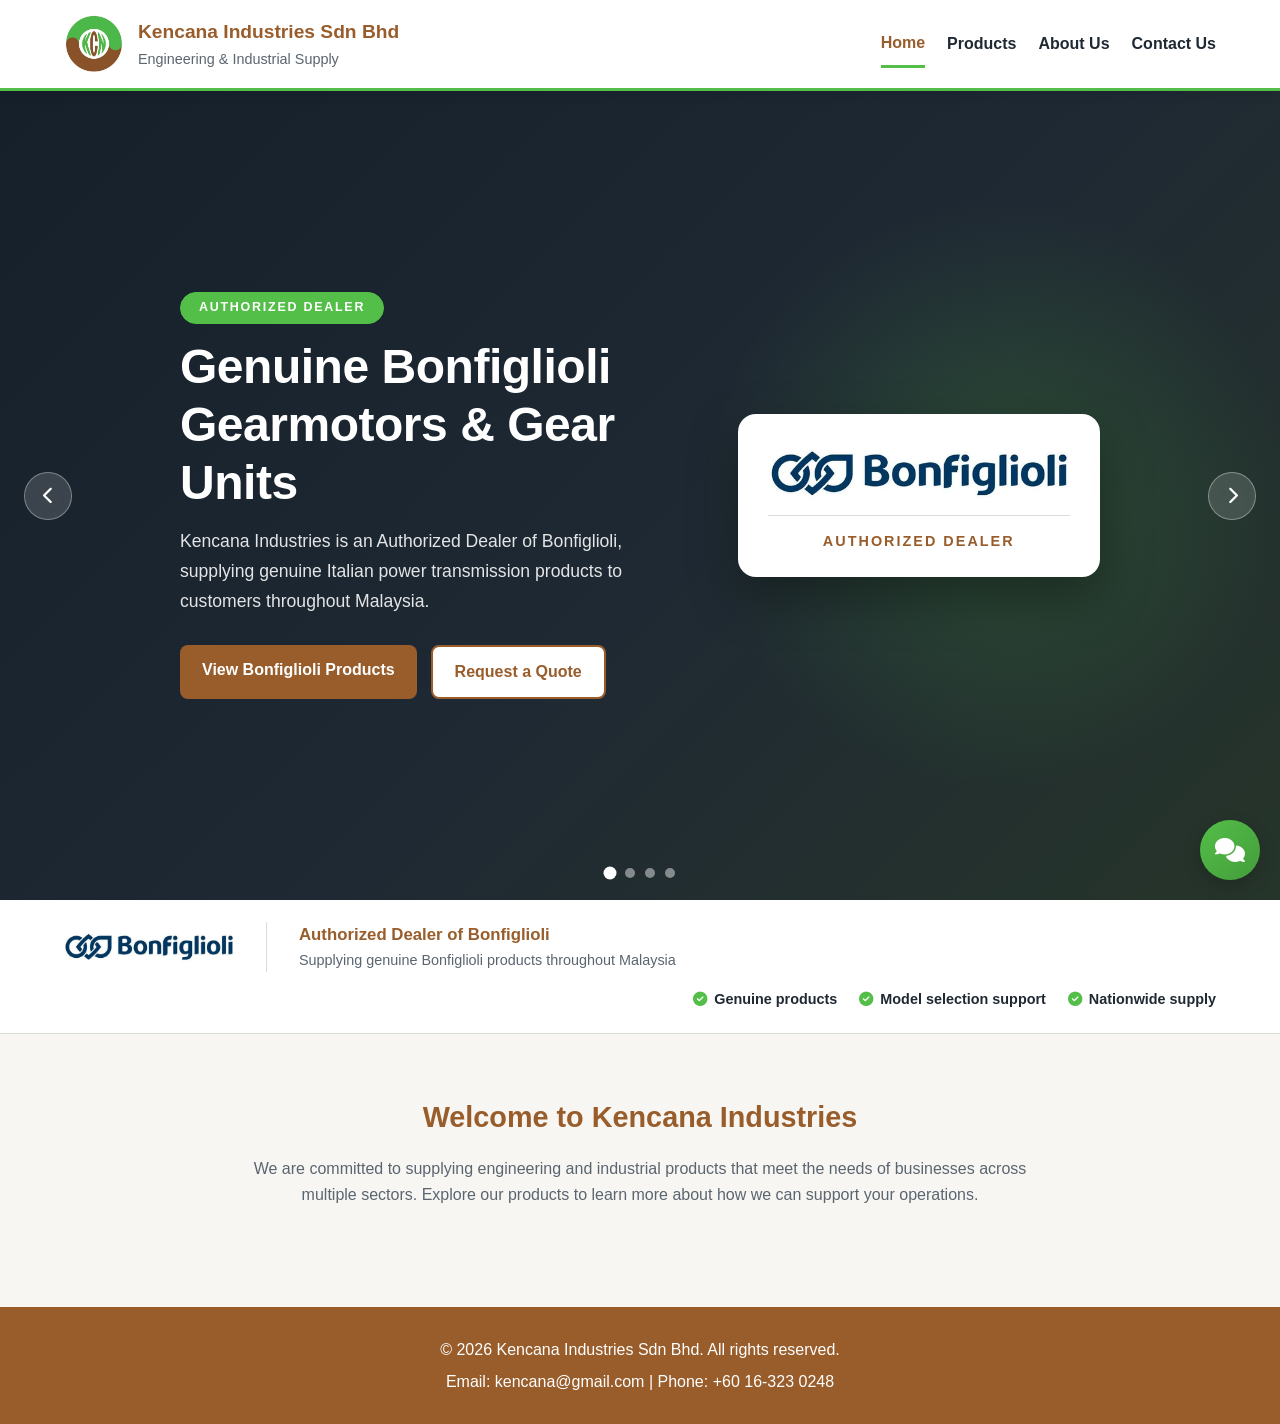
<file: index.html>
<!DOCTYPE html>
<html lang="en">

<head>
  <meta charset="UTF-8">
  <meta name="viewport" content="width=device-width, initial-scale=1.0">
  <title>Kencana Industries Sdn Bhd</title>
  <meta name="description" content="Kencana Industries Sdn Bhd supplies industrial products and engineering support across Malaysia, and is an Authorized Dealer of Bonfiglioli gearmotors and gear units.">
  <link rel="icon" href="images/logo/kisb-logo.jpeg">
  <!-- <link rel="stylesheet" href="css/style.css?v=19"> -->
   <link rel="stylesheet" href="css/style.css?v=19">
  <link rel="stylesheet" href="https://cdnjs.cloudflare.com/ajax/libs/font-awesome/6.5.2/css/all.min.css">
</head>

<body>
  <header class="site-header">
    <div class="container nav-wrapper">
      <a href="index.html" class="brand">
        <img src="images/logo/kisb-logo.jpeg" alt="Kencana Industries Logo" class="logo">
        <div class="brand-text">
          <h1>Kencana Industries Sdn Bhd</h1>
          <p>Engineering &amp; Industrial Supply</p>
        </div>
      </a>

      <button class="menu-toggle" id="menu-toggle" aria-label="Toggle menu">☰</button>

      <nav class="main-nav" id="main-nav">
        <ul class="nav-list">
          <li><a href="index.html" class="active">Home</a></li>

          <li class="dropdown">
            <a href="products/product-home.html">Products</a>
            <ul class="dropdown-menu">
              <li><a href="products/bonfiglioli.html">Bonfiglioli</a></li>
              <li><a href="products/couplings.html">Coupling and Elements</a></li>
              <li><a href="products/industrial-parts.html">Industrial Parts</a></li>
            </ul>
          </li>

          <li><a href="about-us.html">About Us</a></li>
          <li><a href="contact-us.html">Contact Us</a></li>
        </ul>
      </nav>
    </div>
  </header>

  <main>

    <!-- ═══════════════════════════════════════════
         AUTO-SCROLLING BANNER SLIDER
    ═══════════════════════════════════════════ -->
    <section class="banner-slider" id="bannerSlider" aria-label="Featured banners">

      <!-- Slide 1 — Bonfiglioli Authorized Dealer -->
      <div class="slide slide-bonfiglioli active" role="group" aria-label="Slide 1 of 4">
        <div class="slide-content bf-slide">
          <div class="bf-slide-text">
            <span class="slide-label">Authorized Dealer</span>
            <h2>Genuine Bonfiglioli Gearmotors &amp; Gear Units</h2>
            <p>Kencana Industries is an Authorized Dealer of Bonfiglioli, supplying genuine Italian power
              transmission products to customers throughout Malaysia.</p>
            <div class="hero-buttons">
              <a href="products/bonfiglioli.html" class="btn btn-primary">View Bonfiglioli Products</a>
              <a href="contact-us.html" class="btn btn-secondary">Request a Quote</a>
            </div>
          </div>
          <div class="bf-slide-badge">
            <img src="images/bonfiglioli/bonfiglioli-logo.png" alt="Bonfiglioli logo">
            <span>Authorized Dealer</span>
          </div>
        </div>
      </div>

      <!-- Slide 2 — About -->
      <div class="slide slide-about" role="group" aria-label="Slide 2 of 4">
        <div class="slide-content about-slide">
          <div class="about-slide-text">
            <span class="slide-label">About Kencana</span>
            <h2>Keeping Malaysia's Production Lines Running</h2>
            <p>From conveyor systems and roller recoating to industrial spare parts, Kencana Industries supports
              factories across Malaysia with engineering works and reliable supply.</p>

            <div class="about-slide-stats">
              <div>
                <strong>10+</strong>
                <span>Leading brands</span>
              </div>
              <div>
                <strong>Multi-sector</strong>
                <span>Industries served</span>
              </div>
              <div>
                <strong>Malaysia-wide</strong>
                <span>Coverage</span>
              </div>
            </div>

            <div class="hero-buttons">
              <a href="about-us.html" class="btn btn-primary">Our Story</a>
              <a href="about-us.html#references" class="btn btn-secondary">See Our Projects</a>
            </div>
          </div>

          <!-- Real project photos from the About Us references -->
          <div class="about-slide-gallery" aria-hidden="true">
            <figure class="gallery-main">
              <img src="images/about/adabi-1.jpg" alt="">
              <figcaption>Adabi Consumer Industries</figcaption>
            </figure>
            <figure>
              <img src="images/about/ramly-3.jpg" alt="">
              <figcaption>Ramly Burger</figcaption>
            </figure>
            <figure>
              <img src="images/about/ajinoriki-2.jpg" alt="">
              <figcaption>Ajinoriki Ijok</figcaption>
            </figure>
            <div class="gallery-badge">
              <i class="fas fa-industry"></i>
              <span>Trusted by food &amp; industrial manufacturers</span>
            </div>
          </div>
        </div>
      </div>

      <!-- Slide 3 — Products -->
      <div class="slide slide-products" role="group" aria-label="Slide 3 of 4">
        <div class="slide-content">
          <span class="slide-label">Our Products</span>
          <h2>Engineering &amp; Industrial Products</h2>
          <p>Explore our extensive range of quality industrial products trusted by businesses across multiple sectors.
          </p>
          <div class="hero-buttons">
            <a href="products/product-home.html" class="btn btn-primary">View Products</a>
            <a href="contact-us.html" class="btn btn-secondary">Enquire Now</a>
          </div>
        </div>
      </div>

      <!-- Slide 4 — Supply partner (video background) -->
      <div class="slide slide-video" role="group" aria-label="Slide 4 of 4">
        <video autoplay muted loop playsinline class="bg-video" aria-hidden="true">
          <source src="images/video/kisb-v1.mp4" type="video/mp4">
        </video>
        <div class="slide-content">
          <span class="slide-label">Why Kencana</span>
          <h2>Your Trusted Industrial Supply Partner</h2>
          <p>Reliable supply of quality industrial parts to keep your business operations running at peak performance.</p>
          <div class="hero-buttons">
            <a href="products/product-home.html" class="btn btn-primary">View Products</a>
            <a href="contact-us.html" class="btn btn-secondary">Contact Us</a>
          </div>
        </div>
      </div>

      <!-- Arrows -->
      <button class="slider-arrow prev" id="prevBtn" aria-label="Previous slide">
        <i class="fas fa-chevron-left"></i>
      </button>
      <button class="slider-arrow next" id="nextBtn" aria-label="Next slide">
        <i class="fas fa-chevron-right"></i>
      </button>

      <!-- Dots -->
      <div class="slider-dots" role="tablist" aria-label="Slide indicators">
        <button class="dot active" role="tab" aria-selected="true" aria-label="Slide 1" data-index="0"></button>
        <button class="dot" role="tab" aria-selected="false" aria-label="Slide 2" data-index="1"></button>
        <button class="dot" role="tab" aria-selected="false" aria-label="Slide 3" data-index="2"></button>
        <button class="dot" role="tab" aria-selected="false" aria-label="Slide 4" data-index="3"></button>
      </div>
    </section>

    <!-- Bonfiglioli Authorized Dealer strip -->
    <section class="partner-strip" aria-label="Bonfiglioli Authorized Dealer">
      <div class="container partner-strip-inner">
        <a href="products/bonfiglioli.html" class="partner-logo">
          <img src="images/bonfiglioli/bonfiglioli-logo.png" alt="Bonfiglioli logo">
        </a>
        <div class="partner-text">
          <strong>Authorized Dealer of Bonfiglioli</strong>
          <span>Supplying genuine Bonfiglioli products throughout Malaysia</span>
        </div>
        <ul class="partner-points">
          <li><i class="fas fa-check-circle"></i> Genuine products</li>
          <li><i class="fas fa-check-circle"></i> Model selection support</li>
          <li><i class="fas fa-check-circle"></i> Nationwide supply</li>
        </ul>
      </div>
    </section>

    <!-- Intro Section -->
    <section class="intro-section">
      <div class="container">
        <h3>Welcome to Kencana Industries</h3>
        <p>
          We are committed to supplying engineering and industrial products that meet
          the needs of businesses across multiple sectors. Explore our products
          to learn more about how we can support your operations.
        </p>
      </div>
    </section>

  </main>

  <footer class="site-footer">
    <div class="container footer-content">
      <p>&copy; 2026 Kencana Industries Sdn Bhd. All rights reserved.</p>
      <p>Email: kencana@gmail.com | Phone: +60 16-323 0248</p>
    </div>
  </footer>

  <div class="floating-contact">
    <div class="floating-items">
      <a href="https://wa.me/60163230248?text=Hi%2C%20I%20came%20across%20Kencana%20Industries%20and%20would%20like%20to%20enquire%20about%20your%20products."
        class="floating-item whatsapp" target="_blank" rel="noopener noreferrer">
        <span class="tooltip">WhatsApp Us</span>
        <img src="images/logo/whatsapp.png" alt="WhatsApp">
      </a>
      <a href="mailto:kencana@gmail.com?subject=Website%20Enquiry" class="floating-item email">
        <span class="tooltip">Email Us</span>
        <span class="icon">&#9993;</span>
      </a>
      <a href="tel:+60163230248" class="floating-item phone">
        <span class="tooltip">Call Us</span>
        <span class="icon">&#9742;</span>
      </a>
    </div>
    <button class="floating-main" id="floatingMain" aria-label="Open contact options">
      <i class="fas fa-comments"></i>
    </button>
  </div>

  <script src="js/main.js?v=18"></script>
</body>

</html>
</file>
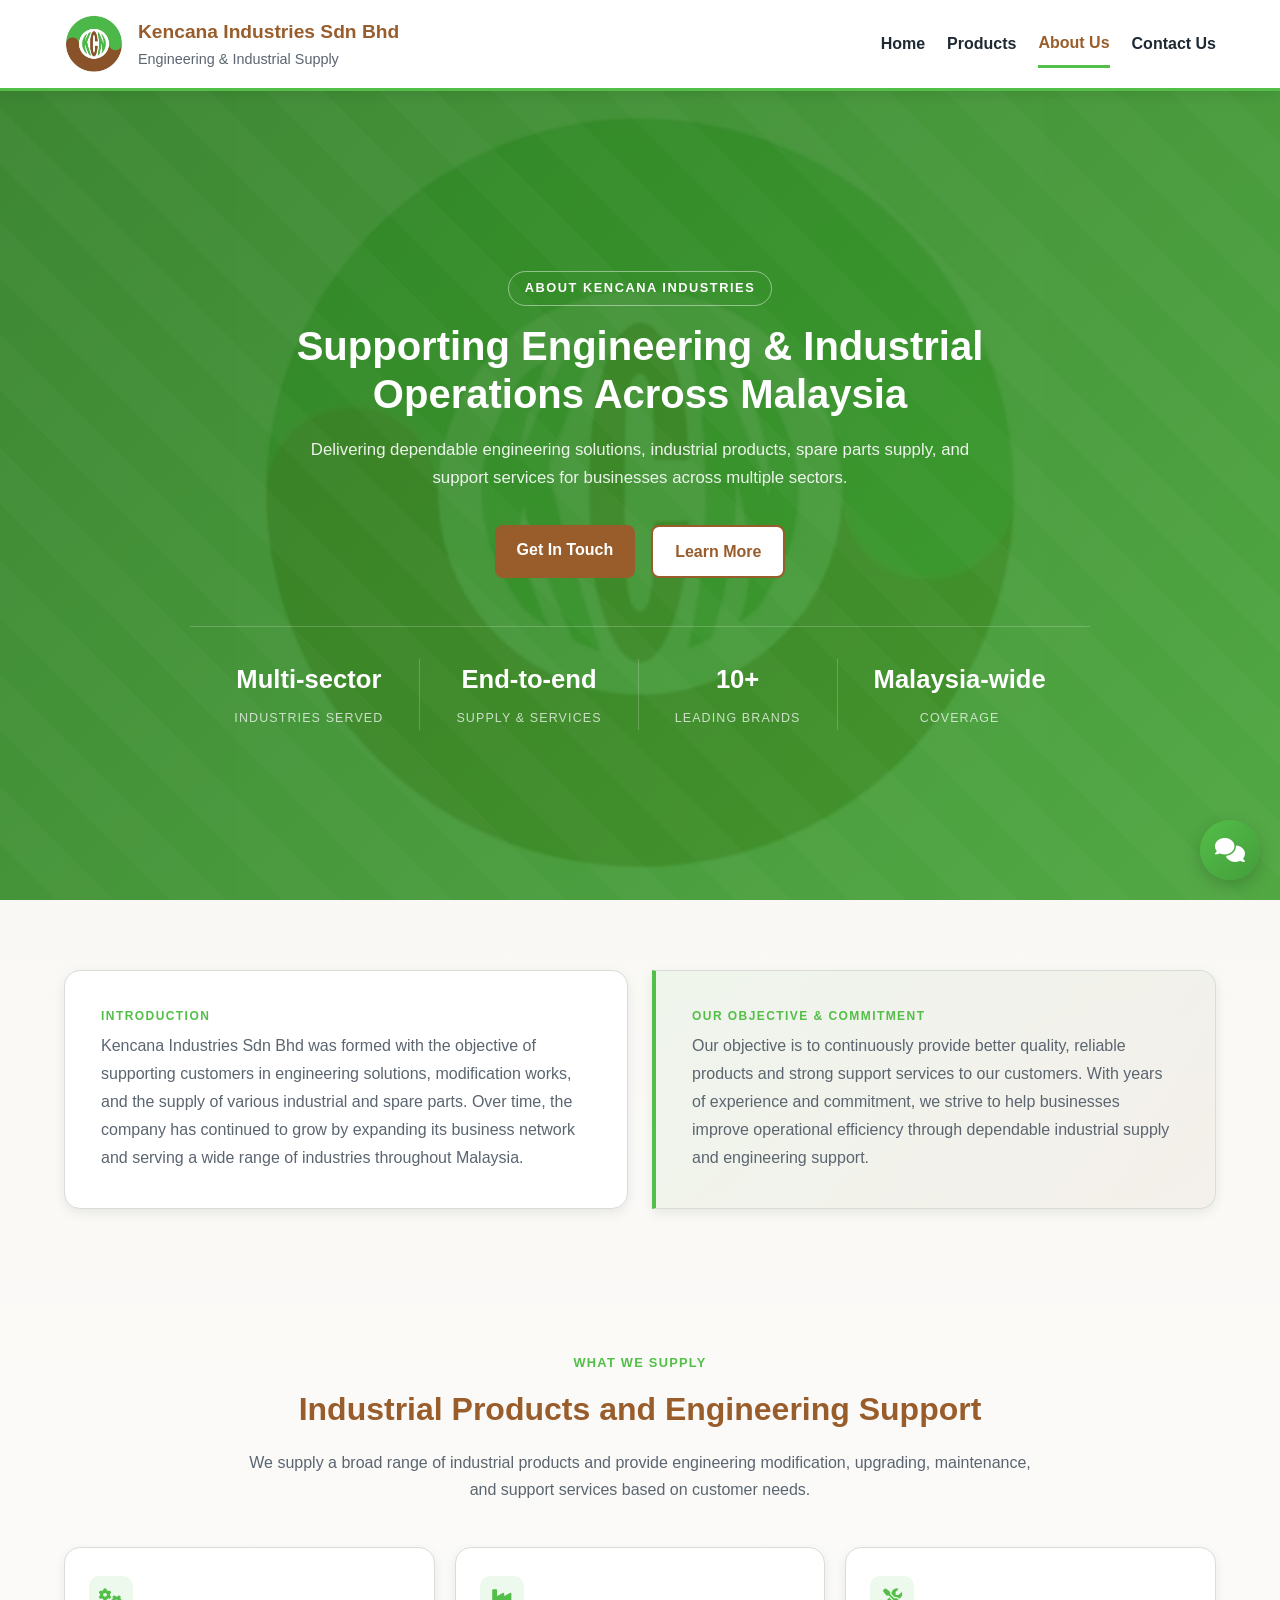
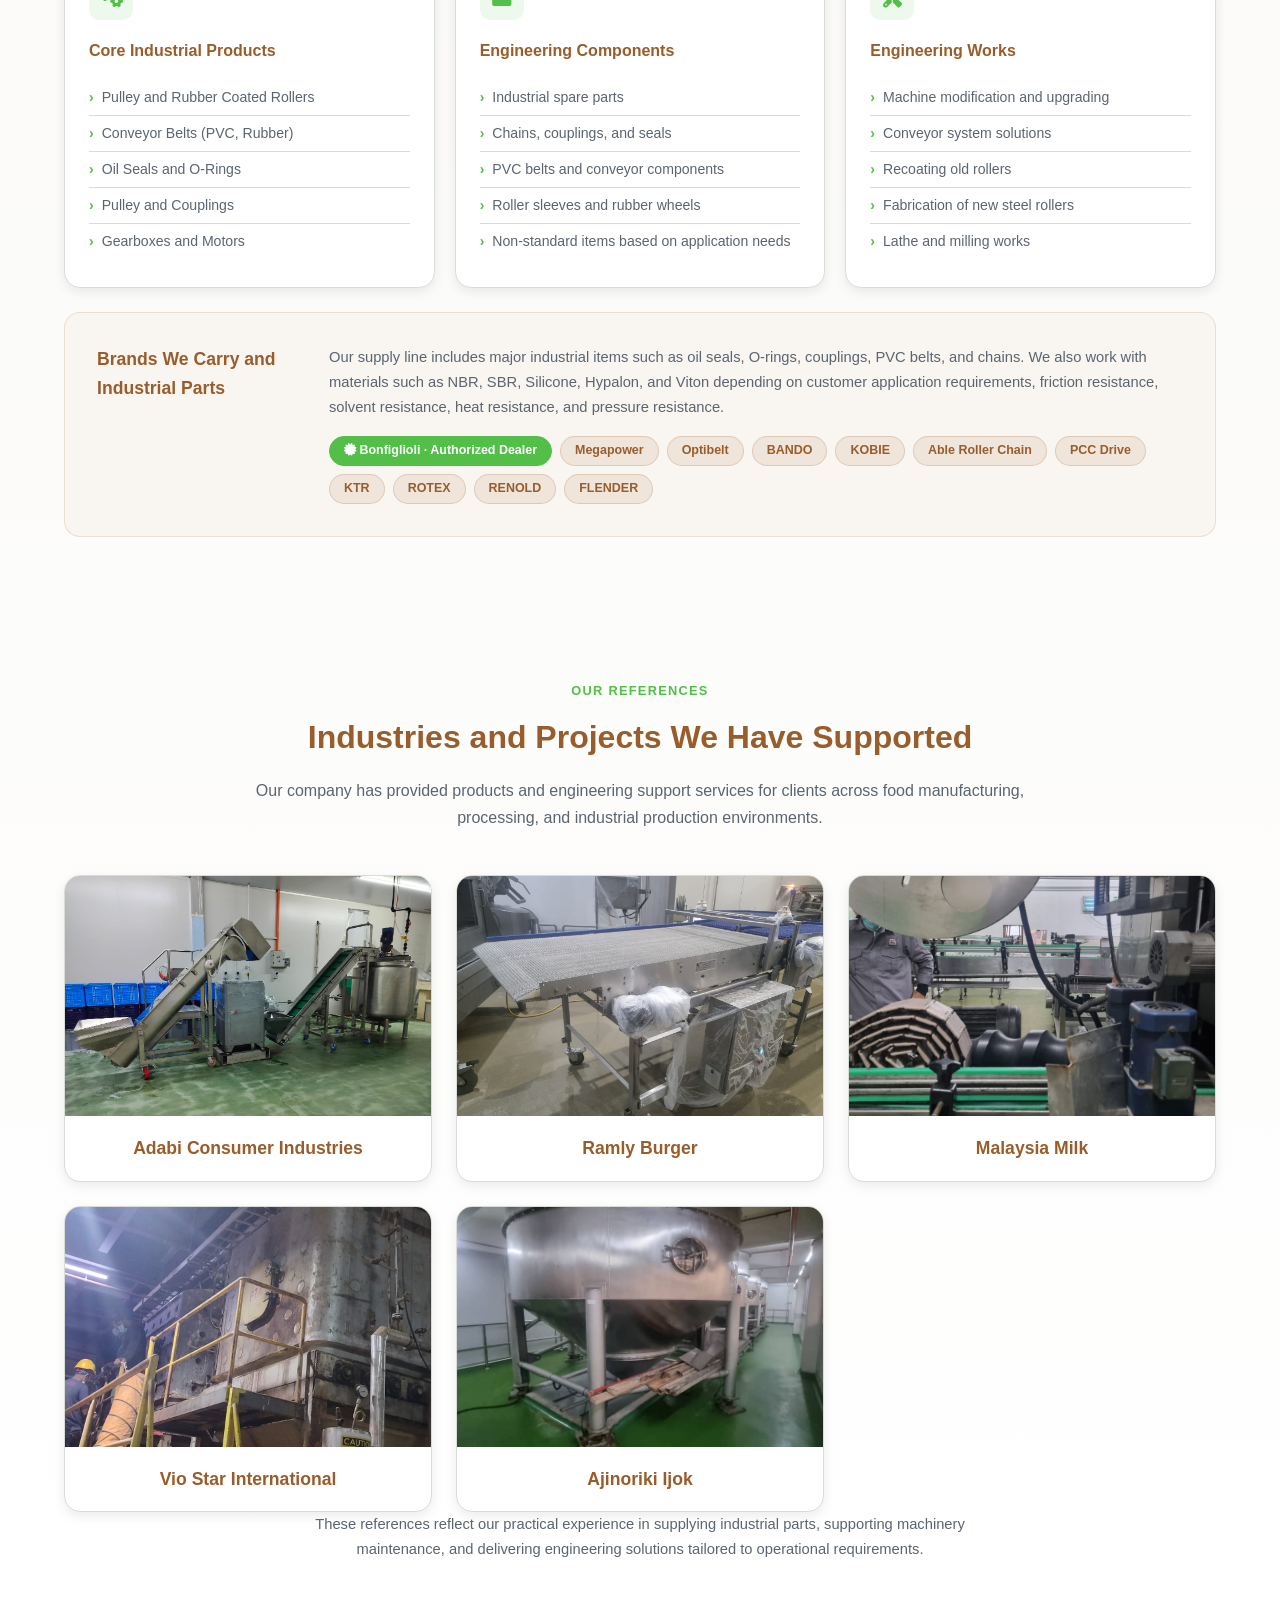
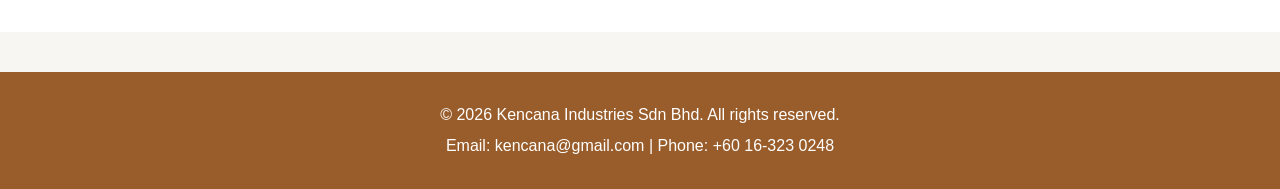
<file: about-us.html>
<!DOCTYPE html>
<html lang="en">

<head>
  <meta charset="UTF-8">
  <meta name="viewport" content="width=device-width, initial-scale=1.0">
  <title>About Us | Kencana Industries Sdn Bhd</title>
  <meta name="description" content="About Kencana Industries: engineering works, conveyor solutions, roller recoating and industrial spare parts supply for food and manufacturing plants across Malaysia.">
  <link rel="icon" href="images/logo/kisb-logo.jpeg">
  <link rel="stylesheet" href="css/style.css?v=19">
  <link rel="stylesheet" href="css/about-us.css?v=18">
  <link rel="stylesheet" href="https://cdnjs.cloudflare.com/ajax/libs/font-awesome/6.5.2/css/all.min.css">
</head>

<body>
  <header class="site-header">
    <div class="container nav-wrapper">
      <a href="index.html" class="brand">
        <img src="images/logo/kisb-logo.jpeg" alt="Kencana Industries Logo" class="logo">
        <div class="brand-text">
          <h1>Kencana Industries Sdn Bhd</h1>
          <p>Engineering &amp; Industrial Supply</p>
        </div>
      </a>

      <button class="menu-toggle" id="menu-toggle" aria-label="Toggle menu">
        ☰
      </button>

      <nav class="main-nav" id="main-nav">
        <ul class="nav-list">
          <li><a href="index.html">Home</a></li>

          <li class="dropdown">
            <a href="products/product-home.html">Products</a>
            <ul class="dropdown-menu">
              <li><a href="products/bonfiglioli.html">Bonfiglioli</a></li>
              <li><a href="products/couplings.html">Coupling and Elements</a></li>
              <li><a href="products/industrial-parts.html">Industrial Parts</a></li>
            </ul>
          </li>

          <li><a href="about-us.html" class="active">About Us</a></li>
          <li><a href="contact-us.html">Contact Us</a></li>
        </ul>
      </nav>
    </div>
  </header>

  <main class="about-page">

    <!-- HERO -->
    <section class="about-hero">
      <div class="container">
        <span class="section-tag">About Kencana Industries</span>
        <h2>Supporting Engineering &amp; Industrial Operations Across Malaysia</h2>
        <p>
          Delivering dependable engineering solutions, industrial products, spare parts supply,
          and support services for businesses across multiple sectors.
        </p>

        <div class="hero-buttons">
          <a href="contact-us.html" class="btn btn-primary">Get In Touch</a>
          <a href="#about-intro" class="btn btn-secondary learn-more-btn">Learn More</a>
        </div>

        <div class="hero-stats">
          <div class="hero-stat">
            <strong>Multi-sector</strong>
            <span>Industries served</span>
          </div>
          <div class="hero-stat">
            <strong>End-to-end</strong>
            <span>Supply &amp; services</span>
          </div>
          <div class="hero-stat">
            <strong>10+</strong>
            <span>Leading brands</span>
          </div>
          <div class="hero-stat">
            <strong>Malaysia-wide</strong>
            <span>Coverage</span>
          </div>
        </div>
      </div>
    </section>

    <!-- INTRO -->
    <section class="about-intro section-spacing" id="about-intro">
      <div class="container about-grid">
        <div class="about-card">
          <h3>Introduction</h3>
          <p>
            Kencana Industries Sdn Bhd was formed with the objective of supporting customers in
            engineering solutions, modification works, and the supply of various industrial and
            spare parts. Over time, the company has continued to grow by expanding its business
            network and serving a wide range of industries throughout Malaysia.
          </p>
        </div>

        <div class="about-card highlight-card">
          <h3>Our Objective &amp; Commitment</h3>
          <p>
            Our objective is to continuously provide better quality, reliable products and strong
            support services to our customers. With years of experience and commitment, we strive
            to help businesses improve operational efficiency through dependable industrial supply
            and engineering support.
          </p>
        </div>
      </div>
    </section>

    <!-- SUPPLY -->
    <section class="about-products section-spacing">
      <div class="container">
        <div class="section-heading">
          <span>What We Supply</span>
          <h3>Industrial Products and Engineering Support</h3>
          <p>
            We supply a broad range of industrial products and provide engineering modification,
            upgrading, maintenance, and support services based on customer needs.
          </p>
        </div>

        <div class="supply-grid">
          <div class="supply-card">
            <div class="supply-icon"><i class="fas fa-cogs"></i></div>
            <h4>Core Industrial Products</h4>
            <ul>
              <li>Pulley and Rubber Coated Rollers</li>
              <li>Conveyor Belts (PVC, Rubber)</li>
              <li>Oil Seals and O-Rings</li>
              <li>Pulley and Couplings</li>
              <li>Gearboxes and Motors</li>
            </ul>
          </div>

          <div class="supply-card">
            <div class="supply-icon"><i class="fas fa-industry"></i></div>
            <h4>Engineering Components</h4>
            <ul>
              <li>Industrial spare parts</li>
              <li>Chains, couplings, and seals</li>
              <li>PVC belts and conveyor components</li>
              <li>Roller sleeves and rubber wheels</li>
              <li>Non-standard items based on application needs</li>
            </ul>
          </div>

          <div class="supply-card">
            <div class="supply-icon"><i class="fas fa-tools"></i></div>
            <h4>Engineering Works</h4>
            <ul>
              <li>Machine modification and upgrading</li>
              <li>Conveyor system solutions</li>
              <li>Recoating old rollers</li>
              <li>Fabrication of new steel rollers</li>
              <li>Lathe and milling works</li>
            </ul>
          </div>
        </div>

        <div class="brands-box">
          <div class="brands-left">
            <h4>Brands We Carry and Industrial Parts</h4>
          </div>
          <div class="brands-right">
            <p>
              Our supply line includes major industrial items such as oil seals, O-rings, couplings,
              PVC belts, and chains. We also work with materials such as NBR, SBR, Silicone,
              Hypalon, and Viton depending on customer application requirements, friction resistance,
              solvent resistance, heat resistance, and pressure resistance.
            </p>
            <div class="brand-pills">
              <a href="products/bonfiglioli.html" class="brand-pill brand-pill-featured"><i class="fas fa-certificate"></i> Bonfiglioli &middot; Authorized Dealer</a>
              <span class="brand-pill">Megapower</span>
              <span class="brand-pill">Optibelt</span>
              <span class="brand-pill">BANDO</span>
              <span class="brand-pill">KOBIE</span>
              <span class="brand-pill">Able Roller Chain</span>
              <span class="brand-pill">PCC Drive</span>
              <span class="brand-pill">KTR</span>
              <span class="brand-pill">ROTEX</span>
              <span class="brand-pill">RENOLD</span>
              <span class="brand-pill">FLENDER</span>
            </div>
          </div>
        </div>
      </div>
    </section>

    <!-- REFERENCES -->
    <section class="references section-spacing" id="references">
      <div class="container">
        <div class="section-heading">
          <span>Our References</span>
          <h3>Industries and Projects We Have Supported</h3>
          <p>
            Our company has provided products and engineering support services for clients across
            food manufacturing, processing, and industrial production environments.
          </p>
        </div>

        <div class="reference-grid">
          <div class="reference-card">
            <img src="images/about/adabi-1.jpg" alt="Adabi Consumer Industries project">
            <h4>Adabi Consumer Industries</h4>
          </div>

          <div class="reference-card">
            <img src="images/about/ramly-1.jpg" alt="Ramly Burger project">
            <h4>Ramly Burger</h4>
          </div>

          <div class="reference-card">
            <img src="images/about/malaysia-milk-1.jpg" alt="Malaysia Milk project">
            <h4>Malaysia Milk</h4>
          </div>

          <div class="reference-card">
            <img src="images/about/vio-star-1.jpg" alt="Vio Star International project">
            <h4>Vio Star International</h4>
          </div>

          <div class="reference-card">
            <img src="images/about/ajinoriki-1.jpg" alt="Ajinoriki Ijok project">
            <h4>Ajinoriki Ijok</h4>
          </div>
        </div>

        <div class="reference-note">
          <p>
            These references reflect our practical experience in supplying industrial parts,
            supporting machinery maintenance, and delivering engineering solutions tailored to
            operational requirements.
          </p>
        </div>
      </div>
    </section>

  </main>

  <footer class="site-footer">
    <div class="container footer-content">
      <p>&copy; 2026 Kencana Industries Sdn Bhd. All rights reserved.</p>
      <p>Email: kencana@gmail.com | Phone: +60 16-323 0248</p>
    </div>
  </footer>

  <div class="floating-contact">
    <div class="floating-items">
      <a href="https://wa.me/60163230248?text=Hi%2C%20I%20came%20across%20Kencana%20Industries%20and%20would%20like%20to%20enquire%20about%20your%20products."
        class="floating-item whatsapp" target="_blank" rel="noopener noreferrer">
        <span class="tooltip">WhatsApp Us</span>
        <img src="images/logo/whatsapp.png" alt="WhatsApp">
      </a>

      <a href="mailto:kencana@gmail.com?subject=Website%20Enquiry" class="floating-item email">
        <span class="tooltip">Email Us</span>
        <span class="icon">&#9993;</span>
      </a>

      <a href="tel:+60163230248" class="floating-item phone">
        <span class="tooltip">Call Us</span>
        <span class="icon">&#9742;</span>
      </a>
    </div>

    <button class="floating-main" id="floatingMain" aria-label="Open contact options">
      <i class="fas fa-comments"></i>
    </button>
  </div>

  <script src="js/main.js?v=18"></script>
</body>

</html>
</file>
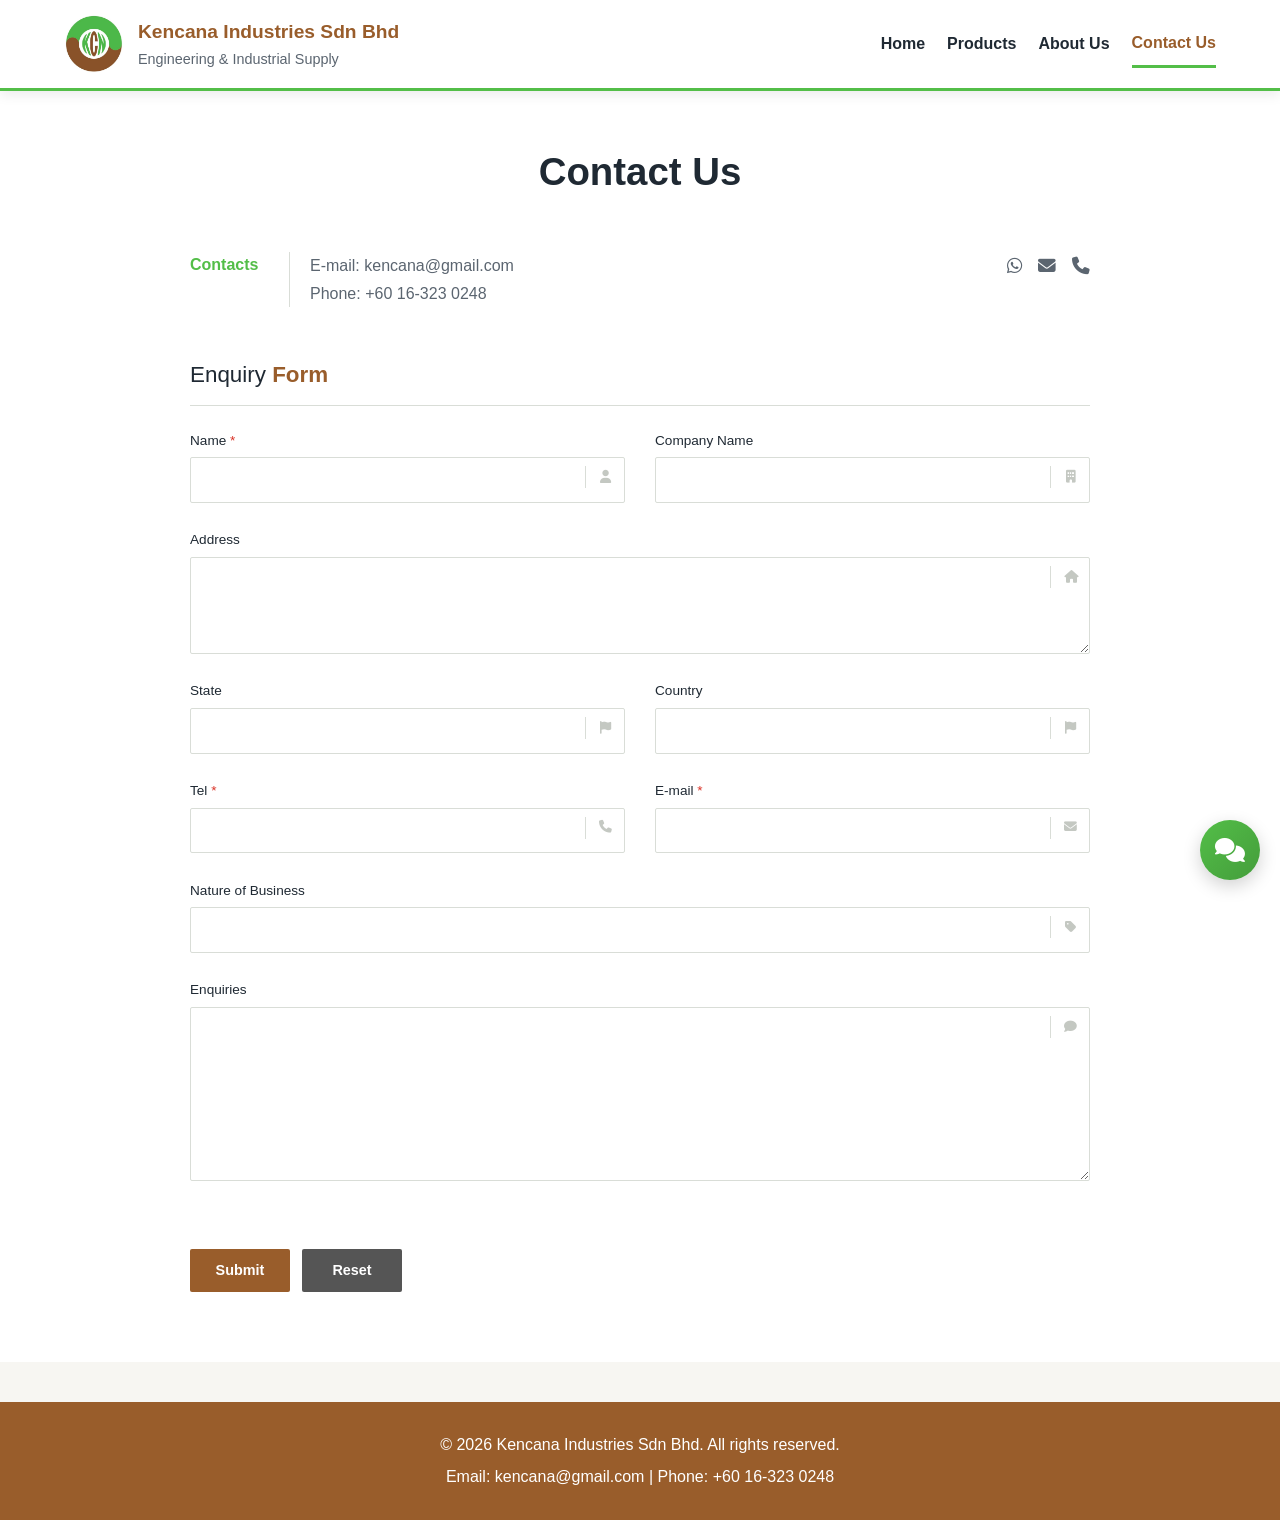
<file: contact-us.html>
<!DOCTYPE html>
<html lang="en">

<head>
  <meta charset="UTF-8">
  <meta name="viewport" content="width=device-width, initial-scale=1.0">
  <title>Contact Us | Kencana Industries Sdn Bhd</title>
  <link rel="icon" href="images/logo/kisb-logo.jpeg">
  <link rel="stylesheet" href="css/style.css?v=19">
  <link rel="stylesheet" href="css/contact-us.css?v=18">
  <link rel="stylesheet" href="https://cdnjs.cloudflare.com/ajax/libs/font-awesome/6.5.2/css/all.min.css">
</head>

<body>
  <header class="site-header">
    <div class="container nav-wrapper">
      <a href="index.html" class="brand">
        <img src="images/logo/kisb-logo.jpeg" alt="Kencana Industries Logo" class="logo">
        <div class="brand-text">
          <h1>Kencana Industries Sdn Bhd</h1>
          <p>Engineering &amp; Industrial Supply</p>
        </div>
      </a>

      <button class="menu-toggle" id="menu-toggle" aria-label="Toggle menu">
        ☰
      </button>

      <nav class="main-nav" id="main-nav">
        <ul class="nav-list">
          <li><a href="index.html">Home</a></li>

          <li class="dropdown">
            <a href="products/product-home.html">Products</a>
            <ul class="dropdown-menu">
              <li><a href="products/bonfiglioli.html">Bonfiglioli</a></li>
              <li><a href="products/couplings.html">Coupling and Elements</a></li>
              <li><a href="products/industrial-parts.html">Industrial Parts</a></li>
            </ul>
          </li>

          <li><a href="about-us.html">About Us</a></li>
          <li><a href="contact-us.html" class="active">Contact Us</a></li>
        </ul>
      </nav>
    </div>
  </header>

  <main class="contact-page">
    <section class="contact-section">
      <div class="container">
        <h2 class="contact-title">Contact Us</h2>

        <!-- Contact details -->
        <div class="contact-info">
          <div class="info-block">
            <span class="info-label">Contacts</span>
            <p class="info-text">
              E-mail: <a href="mailto:kencana@gmail.com">kencana@gmail.com</a><br>
              Phone: <a href="tel:+60163230248">+60 16-323 0248</a>
            </p>
          </div>
          <div class="info-social">
            <a href="https://wa.me/60163230248" target="_blank" rel="noopener noreferrer" aria-label="WhatsApp">
              <i class="fab fa-whatsapp"></i>
            </a>
            <a href="mailto:kencana@gmail.com" aria-label="Email"><i class="fas fa-envelope"></i></a>
            <a href="tel:+60163230248" aria-label="Phone"><i class="fas fa-phone"></i></a>
          </div>
        </div>

        <!-- Enquiry form (submissions are emailed via Web3Forms) -->
        <form class="contact-form" id="contactForm" action="https://api.web3forms.com/submit" method="POST" novalidate>
          <!-- TODO: TEST key (sends to mingjun3310@gmail.com). Replace with the kencana@gmail.com key before going live -->
          <input type="hidden" name="access_key" value="ea844f62-3580-4cee-a67f-dbf670e78ea6">
          <input type="hidden" name="subject" value="New Enquiry Form - Kencana Industries">
          <input type="hidden" name="from_name" value="Kencana Industries Website">
          <input type="checkbox" name="botcheck" class="botcheck" tabindex="-1" autocomplete="off">

          <h3 class="form-title">Enquiry <strong>Form</strong></h3>

          <div class="form-grid">
            <div class="form-group">
              <label for="name">Name <span class="req">*</span></label>
              <div class="input-icon">
                <input type="text" id="name" name="name" autocomplete="name" required>
                <i class="fas fa-user"></i>
              </div>
              <span class="field-error"></span>
            </div>
            <div class="form-group">
              <label for="company">Company Name</label>
              <div class="input-icon">
                <input type="text" id="company" name="company" autocomplete="organization">
                <i class="fas fa-building"></i>
              </div>
              <span class="field-error"></span>
            </div>

            <div class="form-group full">
              <label for="address">Address</label>
              <div class="input-icon">
                <textarea id="address" name="address" rows="3" autocomplete="street-address"></textarea>
                <i class="fas fa-home"></i>
              </div>
              <span class="field-error"></span>
            </div>

            <div class="form-group">
              <label for="state">State</label>
              <div class="input-icon">
                <input type="text" id="state" name="state" autocomplete="address-level1">
                <i class="fas fa-flag"></i>
              </div>
              <span class="field-error"></span>
            </div>
            <div class="form-group">
              <label for="country">Country</label>
              <div class="input-icon">
                <input type="text" id="country" name="country" autocomplete="country-name">
                <i class="fas fa-flag"></i>
              </div>
              <span class="field-error"></span>
            </div>

            <div class="form-group">
              <label for="phone">Tel <span class="req">*</span></label>
              <div class="input-icon">
                <input type="tel" id="phone" name="phone" autocomplete="tel" pattern="^\+?[0-9\s\-]{8,15}$" required>
                <i class="fas fa-phone"></i>
              </div>
              <span class="field-error"></span>
            </div>
            <div class="form-group">
              <label for="email">E-mail <span class="req">*</span></label>
              <div class="input-icon">
                <input type="email" id="email" name="email" autocomplete="email" required>
                <i class="fas fa-envelope"></i>
              </div>
              <span class="field-error"></span>
            </div>

            <div class="form-group full">
              <label for="business">Nature of Business</label>
              <div class="input-icon">
                <input type="text" id="business" name="nature_of_business">
                <i class="fas fa-tag"></i>
              </div>
              <span class="field-error"></span>
            </div>

            <div class="form-group full">
              <label for="enquiries">Enquiries</label>
              <div class="input-icon">
                <textarea id="enquiries" name="enquiries" rows="6"></textarea>
                <i class="fas fa-comment"></i>
              </div>
              <span class="field-error"></span>
            </div>

            <!-- Free hCaptcha spam check provided by Web3Forms -->
            <div class="form-group full">
              <div class="h-captcha" data-captcha="true"></div>
              <span class="field-error captcha-error"></span>
            </div>
          </div>

          <div class="form-footer">
            <button type="submit" class="form-btn send-btn">Submit</button>
            <button type="reset" class="form-btn reset-btn">Reset</button>
          </div>
        </form>
      </div>
    </section>

    <!-- Pop-up message for form success / errors (filled in by main.js) -->
    <div class="form-popup" id="formPopup" role="dialog" aria-modal="true" aria-labelledby="popupTitle" hidden>
      <div class="popup-box">
        <div class="popup-icon"><i class="fas"></i></div>
        <h3 id="popupTitle"></h3>
        <p class="popup-message"></p>
        <ul class="popup-list"></ul>
        <button type="button" class="form-btn popup-close">OK</button>
      </div>
    </div>
  </main>

  <footer class="site-footer">
    <div class="container footer-content">
      <p>&copy; 2026 Kencana Industries Sdn Bhd. All rights reserved.</p>
      <p>Email: kencana@gmail.com | Phone: +60 16-323 0248</p>
    </div>
  </footer>

  <div class="floating-contact">
    <div class="floating-items">
      <a href="https://wa.me/60163230248?text=Hi%2C%20I%20came%20across%20Kencana%20Industries%20and%20would%20like%20to%20enquire%20about%20your%20products."
        class="floating-item whatsapp" target="_blank" rel="noopener noreferrer">
        <span class="tooltip">WhatsApp Us</span>
        <img src="images/logo/whatsapp.png" alt="WhatsApp">
      </a>

      <a href="mailto:kencana@gmail.com?subject=Website%20Enquiry" class="floating-item email">
        <span class="tooltip">Email Us</span>
        <span class="icon">&#9993;</span>
      </a>

      <a href="tel:+60163230248" class="floating-item phone">
        <span class="tooltip">Call Us</span>
        <span class="icon">&#9742;</span>
      </a>
    </div>

    <button class="floating-main" id="floatingMain" aria-label="Open contact options">
      <i class="fas fa-comments"></i>
    </button>
  </div>

  <script src="https://web3forms.com/client/script.js" async defer></script>
  <script src="js/main.js?v=18"></script>
</body>

</html>
</file>
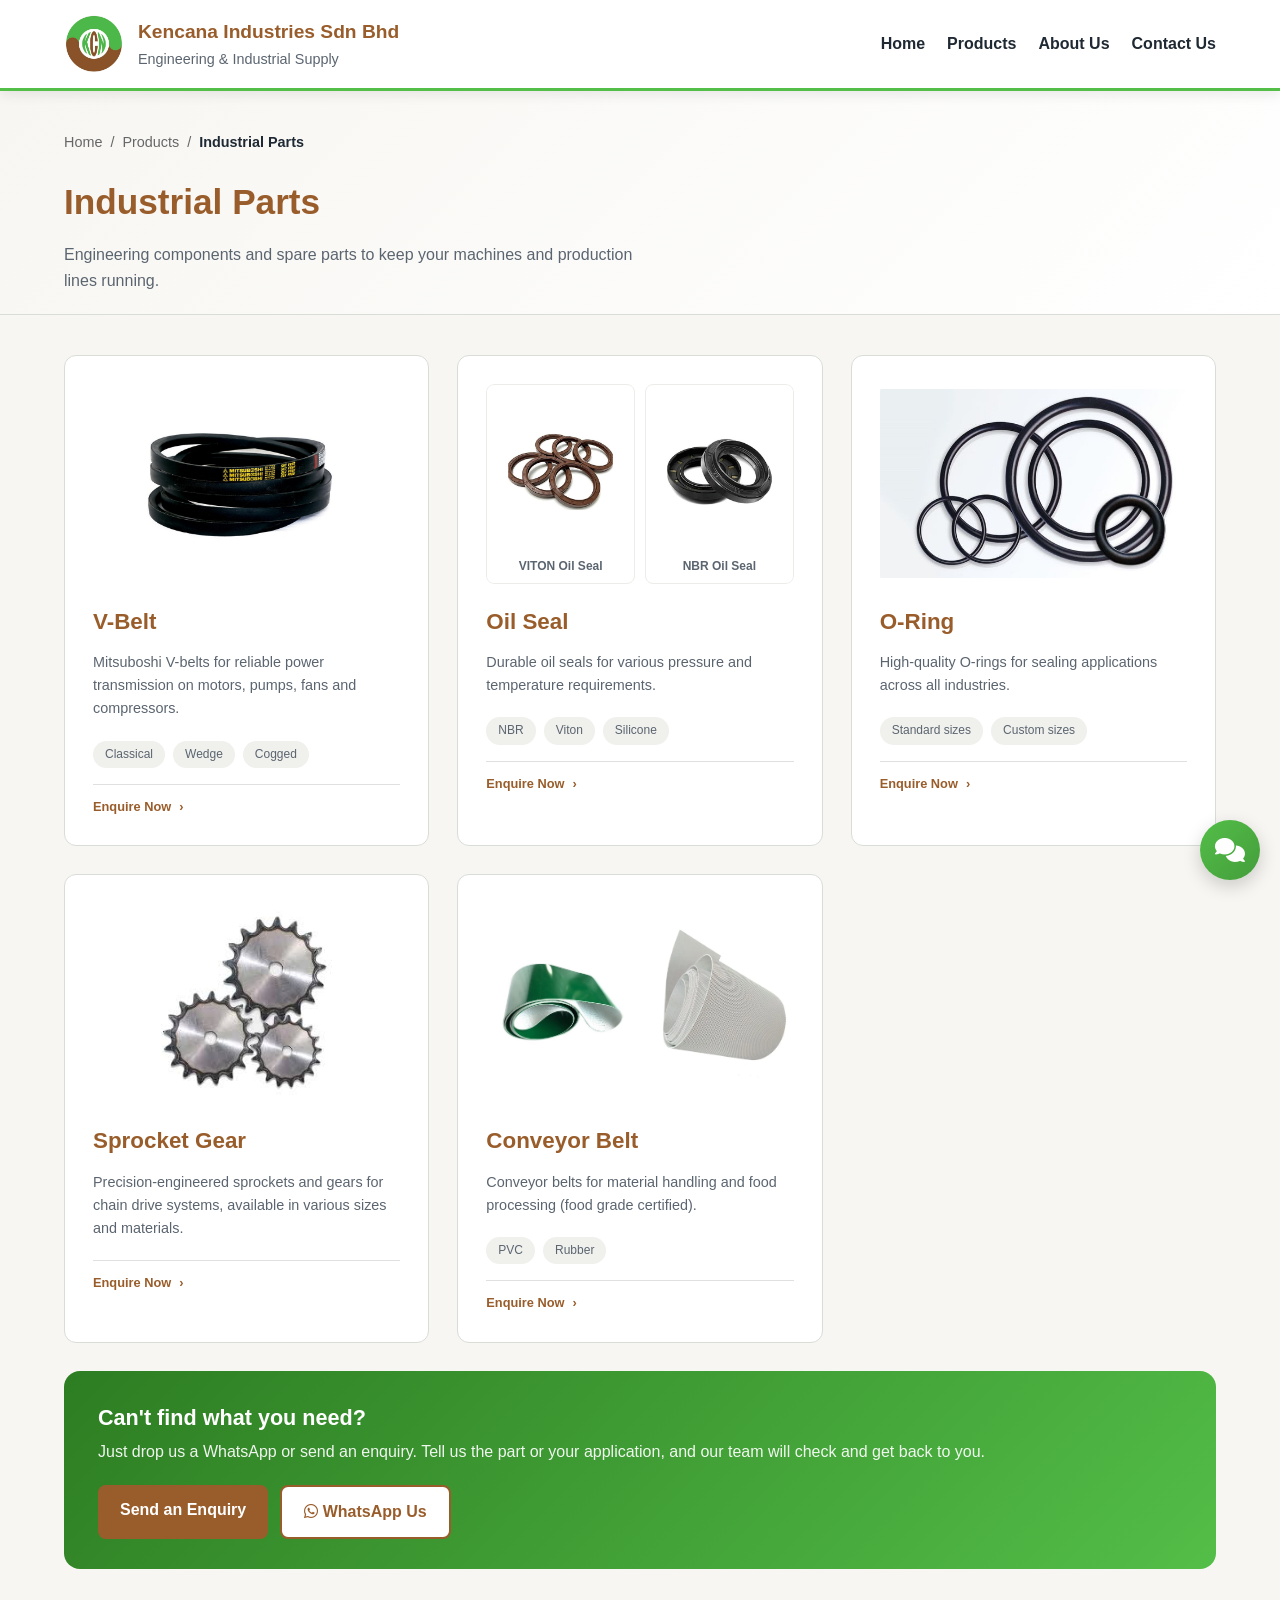
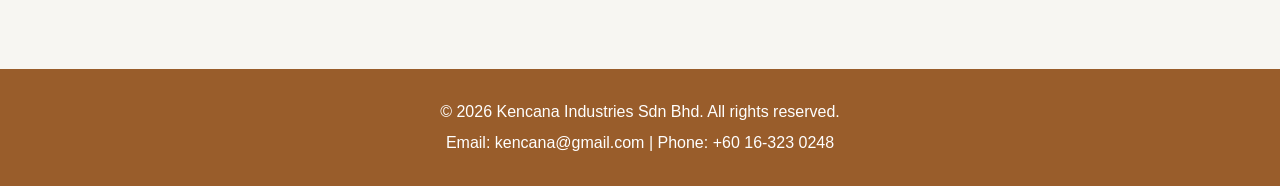
<file: products/industrial-parts.html>
<!DOCTYPE html>
<html lang="en">

<head>
    <meta charset="UTF-8">
    <meta name="viewport" content="width=device-width, initial-scale=1.0">
    <title>Industrial Parts | Kencana Industries Sdn Bhd</title>
    <meta name="description" content="Industrial parts from Kencana Industries, supplied to factories and production lines across Malaysia.">
    <link rel="icon" href="../images/logo/kisb-logo.jpeg">
    <link rel="stylesheet" href="../css/style.css?v=19">
    <link rel="stylesheet" href="../css/product.css?v=25">
    <link rel="stylesheet" href="https://cdnjs.cloudflare.com/ajax/libs/font-awesome/6.5.2/css/all.min.css">
</head>

<body>

    <header class="site-header">
        <div class="container nav-wrapper">
            <a href="../index.html" class="brand">
                <img src="../images/logo/kisb-logo.jpeg" class="logo">
                <div class="brand-text">
                    <h1>Kencana Industries Sdn Bhd</h1>
                    <p>Engineering &amp; Industrial Supply</p>
                </div>
            </a>

            <button class="menu-toggle" id="menu-toggle" aria-label="Toggle menu">
                ☰
            </button>

            <nav class="main-nav" id="main-nav">
                <ul class="nav-list">
                    <li><a href="../index.html">Home</a></li>

                    <li class="dropdown">
                        <a href="../products/product-home.html">Products</a>
                        <ul class="dropdown-menu">
                            <li><a href="../products/bonfiglioli.html">Bonfiglioli</a></li>
                            <li><a href="../products/couplings.html">Coupling and Elements</a></li>
                            <li><a href="../products/industrial-parts.html">Industrial Parts</a></li>
                        </ul>
                    </li>

                    <li><a href="../about-us.html">About Us</a></li>
                    <li><a href="../contact-us.html">Contact Us</a></li>
                </ul>
            </nav>
        </div>
    </header>

    <main>
        <!-- Hero Section -->
        <section class="products-hero">
            <div class="container">
                <div class="breadcrumb">
                    <a href="../index.html">Home</a>
                    <span>/</span>
                    <a href="../products/product-home.html">Products</a>
                    <span>/</span>
                    <span class="current-page">Industrial Parts</span>
                </div>
                <h1>Industrial Parts</h1>
                <p class="hero-description">Engineering components and spare parts to keep your machines and production
                    lines running.</p>
            </div>
        </section>

        <!-- Industrial Parts Listing Section -->
        <section class="product-listing">
            <div class="container">

                <div class="product-grid">

                    <!-- 1. V-Belt -->
                    <article class="product-card">
                        <div class="product-image-wrapper">
                            <img src="../images/products/mitsuboshi-v-belt-1.jpg" alt="Mitsuboshi V-Belt"
                                class="product-img">
                        </div>
                        <h3>V-Belt</h3>
                        <p>Mitsuboshi V-belts for reliable power transmission on motors, pumps, fans and compressors.</p>
                        <div class="sub-items">
                            <span class="sub-item">Classical</span>
                            <span class="sub-item">Wedge</span>
                            <span class="sub-item">Cogged</span>
                        </div>
                        <div class="product-links">
                            <a href="../contact-us.html" class="find-out-more">Enquire Now <span>&#8250;</span></a>
                        </div>
                    </article>

                    <!-- 2. Oil Seal (two photos: VITON and NBR) -->
                    <article class="product-card">
                        <div class="product-image-wrapper product-image-split">
                            <figure class="product-photo">
                                <img src="../images/products/oil-seal-viton.jpg?v=2" alt="VITON Oil Seal" class="product-img">
                                <figcaption>VITON Oil Seal</figcaption>
                            </figure>
                            <figure class="product-photo">
                                <img src="../images/products/oil-seal-nbr.jpg?v=2" alt="NBR Oil Seal" class="product-img">
                                <figcaption>NBR Oil Seal</figcaption>
                            </figure>
                        </div>
                        <h3>Oil Seal</h3>
                        <p>Durable oil seals for various pressure and temperature requirements.</p>
                        <div class="sub-items">
                            <span class="sub-item">NBR</span>
                            <span class="sub-item">Viton</span>
                            <span class="sub-item">Silicone</span>
                        </div>
                        <div class="product-links">
                            <a href="../contact-us.html" class="find-out-more">Enquire Now <span>&#8250;</span></a>
                        </div>
                    </article>

                    <!-- 3. O-Ring -->
                    <article class="product-card">
                        <div class="product-image-wrapper">
                            <img src="../images/products/o-ring-2.jpg" alt="O-Ring" class="product-img">
                        </div>
                        <h3>O-Ring</h3>
                        <p>High-quality O-rings for sealing applications across all industries.</p>
                        <div class="sub-items">
                            <span class="sub-item">Standard sizes</span>
                            <span class="sub-item">Custom sizes</span>
                        </div>
                        <div class="product-links">
                            <a href="../contact-us.html" class="find-out-more">Enquire Now <span>&#8250;</span></a>
                        </div>
                    </article>

                    <!-- 4. Sprocket Gear -->
                    <article class="product-card">
                        <div class="product-image-wrapper">
                            <img src="../images/products/sprocket-gear-1.jpg" alt="Sprocket Gear" class="product-img">
                        </div>
                        <h3>Sprocket Gear</h3>
                        <p>Precision-engineered sprockets and gears for chain drive systems, available in various
                            sizes and materials.</p>
                        <div class="product-links">
                            <a href="../contact-us.html" class="find-out-more">Enquire Now <span>&#8250;</span></a>
                        </div>
                    </article>

                    <!-- 5. Conveyor Belt (two photos) -->
                    <article class="product-card">
                        <div class="product-image-wrapper product-image-split">
                            <img src="../images/products/pvc-green-belt.jpg" alt="PVC green conveyor belt"
                                class="product-img">
                            <img src="../images/products/white-conveyor-belt.webp" alt="White conveyor belt"
                                class="product-img">
                        </div>
                        <h3>Conveyor Belt</h3>
                        <p>Conveyor belts for material handling and food processing (food grade certified).</p>
                        <div class="sub-items">
                            <span class="sub-item">PVC</span>
                            <span class="sub-item">Rubber</span>
                        </div>
                        <div class="product-links">
                            <a href="../contact-us.html" class="find-out-more">Enquire Now <span>&#8250;</span></a>
                        </div>
                    </article>

                </div>

                <!-- Call to action -->
                <div class="products-cta">
                    <div>
                        <h3>Can't find what you need?</h3>
                        <p>Just drop us a WhatsApp or send an enquiry. Tell us the part or your application, and our team will check and get back to you.</p>
                    </div>
                    <div class="products-cta-buttons">
                        <a href="../contact-us.html" class="btn btn-primary">Send an Enquiry</a>
                        <a href="https://wa.me/60163230248" class="btn btn-secondary" target="_blank" rel="noopener noreferrer"><i class="fab fa-whatsapp"></i> WhatsApp Us</a>
                    </div>
                </div>

            </div>
        </section>
    </main>

    <footer class="site-footer">
        <div class="container footer-content">
            <p>&copy; 2026 Kencana Industries Sdn Bhd. All rights reserved.</p>
            <p>Email: kencana@gmail.com | Phone: +60 16-323 0248</p>
        </div>
    </footer>

    <!-- Floating Contact -->
    <div class="floating-contact">
        <div class="floating-items">
            <a href="https://wa.me/60163230248?text=Hi%2C%20I%20came%20across%20Kencana%20Industries%20and%20would%20like%20to%20enquire%20about%20your%20products."
                class="floating-item whatsapp" target="_blank" rel="noopener noreferrer">
                <span class="tooltip">WhatsApp Us</span>
                <img src="../images/logo/whatsapp.png" alt="WhatsApp">
            </a>
            <a href="mailto:kencana@gmail.com?subject=Website%20Enquiry" class="floating-item email">
                <span class="tooltip">Email Us</span>
                <span class="icon">&#9993;</span>
            </a>
            <a href="tel:+60163230248" class="floating-item phone">
                <span class="tooltip">Call Us</span>
                <span class="icon">&#9742;</span>
            </a>
        </div>
        <button class="floating-main" id="floatingMain" aria-label="Open contact options">
            <i class="fas fa-comments"></i>
        </button>
    </div>

    <script src="../js/main.js?v=18"></script>
</body>

</html>
</file>
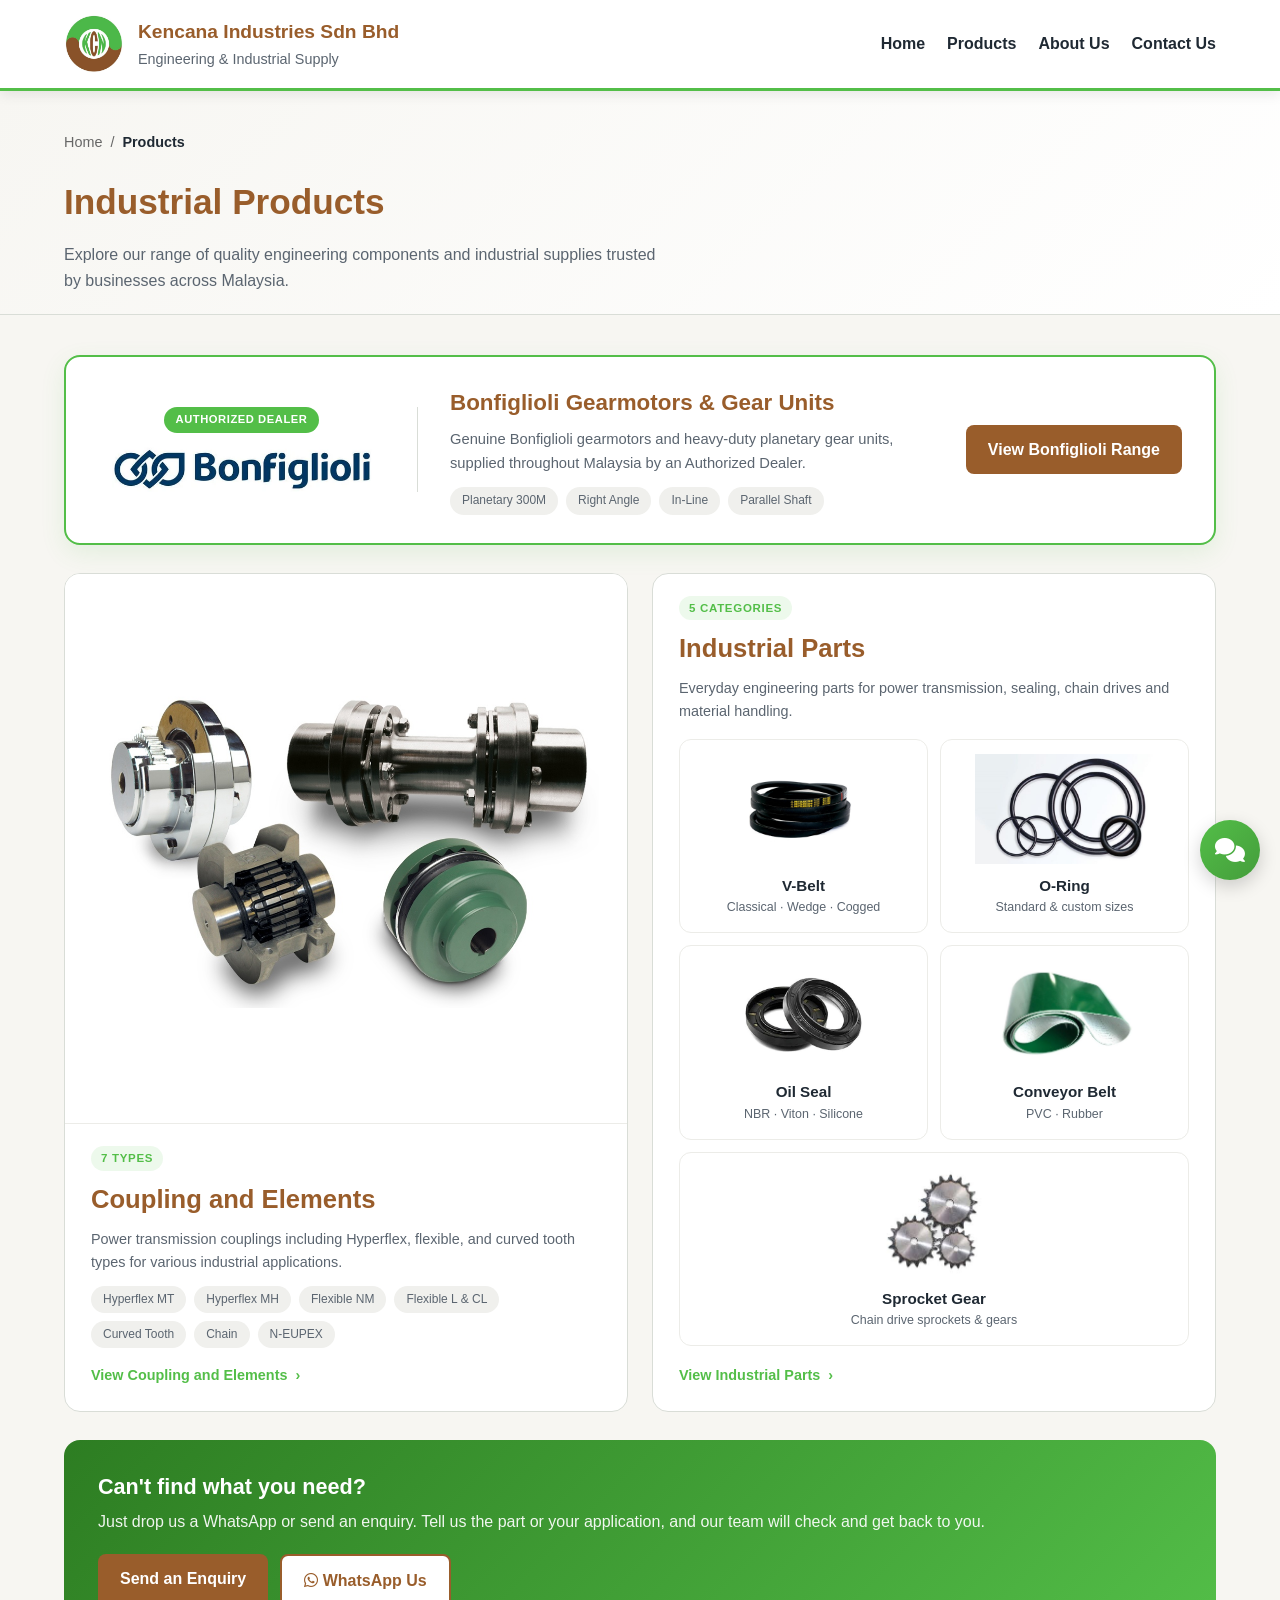
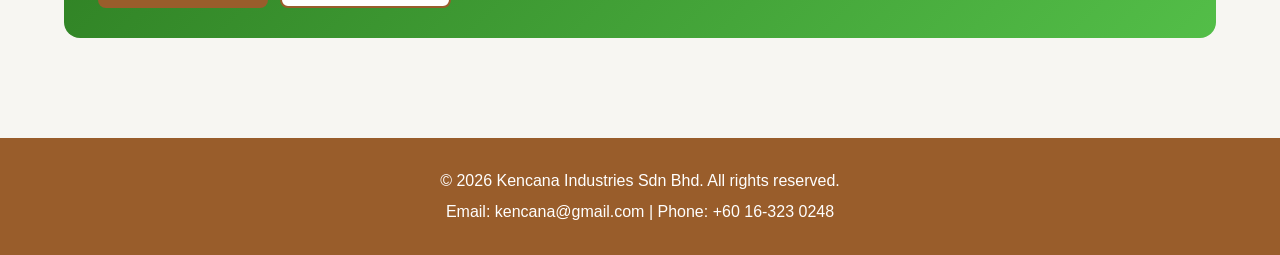
<file: products/product-home.html>
<!DOCTYPE html>
<html lang="en">

<head>
    <meta charset="UTF-8">
    <meta name="viewport" content="width=device-width, initial-scale=1.0">
    <title>Products | Kencana Industries Sdn Bhd</title>
    <meta name="description" content="Industrial products from Kencana Industries: Bonfiglioli gearmotors, couplings, oil seals, O-rings, Mitsuboshi V-belts, sprocket gears and conveyor belts, supplied across Malaysia.">
    <link rel="icon" href="../images/logo/kisb-logo.jpeg">
    <link rel="stylesheet" href="../css/style.css?v=19">
    <link rel="stylesheet" href="../css/product.css?v=25">
    <link rel="stylesheet" href="https://cdnjs.cloudflare.com/ajax/libs/font-awesome/6.5.2/css/all.min.css">
</head>

<body>

    <header class="site-header">
        <div class="container nav-wrapper">
            <a href="../index.html" class="brand">
                <img src="../images/logo/kisb-logo.jpeg" class="logo">
                <div class="brand-text">
                    <h1>Kencana Industries Sdn Bhd</h1>
                    <p>Engineering &amp; Industrial Supply</p>
                </div>
            </a>

            <button class="menu-toggle" id="menu-toggle" aria-label="Toggle menu">
                ☰
            </button>

            <nav class="main-nav" id="main-nav">
                <ul class="nav-list">
                    <li><a href="../index.html">Home</a></li>

                    <li class="dropdown">
                        <a href="../products/product-home.html">Products</a>
                        <ul class="dropdown-menu">
                            <li><a href="../products/bonfiglioli.html">Bonfiglioli</a></li>
                            <li><a href="../products/couplings.html">Coupling and Elements</a></li>
                            <li><a href="../products/industrial-parts.html">Industrial Parts</a></li>
                        </ul>
                    </li>

                    <li><a href="../about-us.html">About Us</a></li>
                    <li><a href="../contact-us.html">Contact Us</a></li>
                </ul>
            </nav>
        </div>
    </header>

    <main>
        <!-- Hero Section -->
        <section class="products-hero">
            <div class="container">
                <div class="breadcrumb">
                    <a href="../index.html">Home</a>
                    <span>/</span>
                    <span class="current-page">Products</span>
                </div>
                <h1>Industrial Products</h1>
                <p class="hero-description">Explore our range of quality engineering components and industrial supplies
                    trusted by businesses across Malaysia.</p>
            </div>
        </section>

        <!-- Product Listing Section -->
        <section class="product-listing">
            <div class="container">

                <!-- Featured partner: Bonfiglioli -->
                <article class="partner-banner">
                    <div class="partner-banner-logo">
                        <span class="featured-ribbon">Authorized Dealer</span>
                        <img src="../images/bonfiglioli/bonfiglioli-logo.png" alt="Bonfiglioli logo">
                    </div>
                    <div class="partner-banner-body">
                        <h3>Bonfiglioli Gearmotors &amp; Gear Units</h3>
                        <p>Genuine Bonfiglioli gearmotors and heavy-duty planetary gear units, supplied throughout
                            Malaysia by an Authorized Dealer.</p>
                        <div class="sub-items">
                            <a href="bonfiglioli.html#planetary" class="sub-item">Planetary 300M</a>
                            <a href="bonfiglioli.html#right-angle" class="sub-item">Right Angle</a>
                            <a href="bonfiglioli.html#in-line" class="sub-item">In-Line</a>
                            <a href="bonfiglioli.html#parallel-shaft" class="sub-item">Parallel Shaft</a>
                        </div>
                    </div>
                    <a href="../products/bonfiglioli.html" class="btn btn-primary partner-banner-btn">View Bonfiglioli Range</a>
                </article>

                <!-- Mixed-size product grid -->
                <div class="bento-grid">

                    <!-- Coupling and Elements: large card (has its own page) -->
                    <article class="bento-card bento-couplings">
                        <div class="bento-img">
                            <img src="../images/products/couplings/coupling-types-1.jpg" alt="Power transmission couplings">
                        </div>
                        <div class="bento-body">
                            <span class="bento-count">7 types</span>
                            <h3>Coupling and Elements</h3>
                            <p>Power transmission couplings including Hyperflex, flexible, and curved tooth types for
                                various industrial applications.</p>
                            <div class="sub-items">
                                <span class="sub-item">Hyperflex MT</span>
                                <span class="sub-item">Hyperflex MH</span>
                                <span class="sub-item">Flexible NM</span>
                                <span class="sub-item">Flexible L &amp; CL</span>
                                <span class="sub-item">Curved Tooth</span>
                                <span class="sub-item">Chain</span>
                                <span class="sub-item">N-EUPEX</span>
                            </div>
                            <a href="../products/couplings.html" class="find-out-more">View Coupling and Elements <span>&#8250;</span></a>
                        </div>
                    </article>

                    <!-- Industrial Parts: large card grouping V-belts, O-rings, oil seals, conveyor belts and sprocket gears -->
                    <article class="bento-card bento-parts">
                        <div class="bento-body">
                            <span class="bento-count">5 categories</span>
                            <h3>Industrial Parts</h3>
                            <p>Everyday engineering parts for power transmission, sealing, chain drives and material handling.</p>
                        </div>
                        <div class="parts-tiles">
                            <div class="parts-tile">
                                <img src="../images/products/mitsuboshi-v-belt-1.jpg" alt="Mitsuboshi V-Belt">
                                <h4>V-Belt</h4>
                                <span>Classical &middot; Wedge &middot; Cogged</span>
                            </div>
                            <div class="parts-tile">
                                <img src="../images/products/o-ring-2.jpg" alt="O-Ring">
                                <h4>O-Ring</h4>
                                <span>Standard &amp; custom sizes</span>
                            </div>
                            <div class="parts-tile">
                                <img src="../images/products/oil-seal-nbr.jpg?v=2" alt="NBR Oil Seal">
                                <h4>Oil Seal</h4>
                                <span>NBR &middot; Viton &middot; Silicone</span>
                            </div>
                            <div class="parts-tile">
                                <img src="../images/products/pvc-green-belt.jpg" alt="PVC conveyor belt">
                                <h4>Conveyor Belt</h4>
                                <span>PVC &middot; Rubber</span>
                            </div>
                            <div class="parts-tile">
                                <img src="../images/products/sprocket-gear-1.jpg" alt="Sprocket Gear">
                                <h4>Sprocket Gear</h4>
                                <span>Chain drive sprockets &amp; gears</span>
                            </div>
                        </div>
                        <div class="bento-body bento-body-footer">
                            <a href="../products/industrial-parts.html" class="find-out-more">View Industrial Parts <span>&#8250;</span></a>
                        </div>
                    </article>

                </div>

                <!-- Call to action -->
                <div class="products-cta">
                    <div>
                        <h3>Can't find what you need?</h3>
                        <p>Just drop us a WhatsApp or send an enquiry. Tell us the part or your application, and our team will check and get back to you.</p>
                    </div>
                    <div class="products-cta-buttons">
                        <a href="../contact-us.html" class="btn btn-primary">Send an Enquiry</a>
                        <a href="https://wa.me/60163230248" class="btn btn-secondary" target="_blank" rel="noopener noreferrer"><i class="fab fa-whatsapp"></i> WhatsApp Us</a>
                    </div>
                </div>

            </div>
        </section>
    </main>

    <footer class="site-footer">
        <div class="container footer-content">
            <p>&copy; 2026 Kencana Industries Sdn Bhd. All rights reserved.</p>
            <p>Email: kencana@gmail.com | Phone: +60 16-323 0248</p>
        </div>
    </footer>

    <!-- Floating Contact -->
    <div class="floating-contact">
        <div class="floating-items">
            <a href="https://wa.me/60163230248?text=Hi%2C%20I%20came%20across%20Kencana%20Industries%20and%20would%20like%20to%20enquire%20about%20your%20products."
                class="floating-item whatsapp" target="_blank" rel="noopener noreferrer">
                <span class="tooltip">WhatsApp Us</span>
                <img src="../images/logo/whatsapp.png" alt="WhatsApp">
            </a>
            <a href="mailto:kencana@gmail.com?subject=Website%20Enquiry" class="floating-item email">
                <span class="tooltip">Email Us</span>
                <span class="icon">&#9993;</span>
            </a>
            <a href="tel:+60163230248" class="floating-item phone">
                <span class="tooltip">Call Us</span>
                <span class="icon">&#9742;</span>
            </a>
        </div>
        <button class="floating-main" id="floatingMain" aria-label="Open contact options">
            <i class="fas fa-comments"></i>
        </button>
    </div>

    <script src="../js/main.js?v=18"></script>
</body>

</html>
</file>
<file: css/style.css>
:root {
  --primary-green: #53be48;
  --primary-brown: #995d2b;
  --light-bg: #f7f6f2;
  --white: #ffffff;
  --dark-text: #1f2933;
  --muted-text: #5b6570;
  --border-color: #d9ddd7;
  --hover-green: #449d3b;
  --hover-brown: #7d4c23;
  --shadow: 0 4px 12px rgba(0, 0, 0, 0.08);
  --shadow-strong: 0 6px 18px rgba(0, 0, 0, 0.18);
  --transition: 0.3s ease;
  --radius: 8px;
  --header-height: 91px; /* logo 60px + padding 2x14px + border 3px */
}

/* ─── Reset ─── */
* {
  margin: 0;
  padding: 0;
  box-sizing: border-box;
}

/* ─── Base ─── */
body {
  font-family: Arial, Helvetica, sans-serif;
  line-height: 1.6;
  background-color: var(--light-bg);
  color: var(--dark-text);
}

img {
  display: block;
  max-width: 100%;
}

a {
  color: inherit;
  text-decoration: none;
}

button {
  font: inherit;
}

.container {
  width: 90%;
  max-width: 1200px;
  margin: 0 auto;
}

/* ─── Header / Navigation ─── */
.site-header {
  position: sticky;
  top: 0;
  z-index: 1000;
  background: var(--white);
  border-bottom: 3px solid var(--primary-green);
  box-shadow: var(--shadow);
}

.nav-wrapper {
  display: flex;
  align-items: center;
  justify-content: space-between;
  padding: 14px 0;
}

.brand {
  display: flex;
  align-items: center;
  gap: 14px;
  color: var(--dark-text);
}

.logo {
  width: 60px;
  height: 60px;
  object-fit: cover;
  border-radius: 50%;
}

.brand-text h1 {
  font-size: 1.2rem;
  color: var(--primary-brown);
}

.brand-text p {
  font-size: 0.9rem;
  color: var(--muted-text);
}

.menu-toggle {
  display: none;
  font-size: 1.8rem;
  color: var(--primary-brown);
  background: none;
  border: none;
  cursor: pointer;
}

.main-nav {
  display: block;
}

.nav-list {
  display: flex;
  align-items: center;
  gap: 22px;
  list-style: none;
}

.nav-list > li {
  position: relative;
}

.nav-list > li > a {
  display: inline-block;
  padding: 10px 0;
  font-weight: 600;
  color: var(--dark-text);
  transition: var(--transition);
}

.nav-list > li > a:hover {
  color: var(--primary-green);
}

.nav-list > li > a.active {
  color: var(--primary-brown);
  border-bottom: 3px solid var(--primary-green);
}

/* ─── Dropdown ─── */
.dropdown-menu {
  position: absolute;
  top: 100%;
  left: 0;
  min-width: 210px;
  display: none;
  overflow: hidden;
  list-style: none;
  background: var(--white);
  border: 1px solid var(--border-color);
  border-radius: var(--radius);
  box-shadow: var(--shadow);
}

.dropdown-menu.show {
  display: block;
}

/* Hover-to-open only on desktop with a mouse; touch screens use tap (see main.js) */
@media (hover: hover) and (min-width: 769px) {
  .dropdown:hover .dropdown-menu {
    display: block;
  }
}

.dropdown-menu li a {
  display: block;
  padding: 12px 14px;
  font-weight: 500;
  color: var(--dark-text);
}

.dropdown-menu li a:hover {
  color: var(--primary-green);
  background-color: var(--light-bg);
}

/* ─── Buttons ─── */
.btn {
  display: inline-block;
  padding: 12px 22px;
  font-weight: bold;
  border-radius: var(--radius);
  transition: var(--transition);
}

.btn-primary {
  color: var(--white);
  background-color: var(--primary-brown);
}

.btn-primary:hover {
  background-color: var(--hover-brown);
}

.btn-secondary {
  color: var(--primary-brown);
  background-color: var(--white);
  border: 2px solid var(--primary-brown);
}

.btn-secondary:hover {
  color: var(--white);
  background-color: var(--primary-brown);
}

/* ─── Banner Slider ─── */
.banner-slider {
  position: relative;
  width: 100%;
  height: calc(100vh - var(--header-height));
  height: calc(100dvh - var(--header-height));
  min-height: 460px; /* keeps text from being cut off on short / landscape screens */
  overflow: hidden;
}

.slide {
  position: absolute;
  inset: 0;
  display: flex;
  align-items: center;
  justify-content: center;
  text-align: center;
  opacity: 0;
  transition: opacity 0.9s ease;
  pointer-events: none;
}

.slide.active {
  opacity: 1;
  pointer-events: auto;
}

/* Overlay for readability on all slides */
.slide::after {
  content: "";
  position: absolute;
  inset: 0;
  background: rgba(0, 0, 0, 0.38);
  z-index: 1;
}

/* About slide: deep green with a faint grid, text left + project photo collage right */
.slide-about {
  background:
    linear-gradient(rgba(255, 255, 255, 0.035) 1px, transparent 1px) 0 0 / 48px 48px,
    linear-gradient(90deg, rgba(255, 255, 255, 0.035) 1px, transparent 1px) 0 0 / 48px 48px,
    radial-gradient(circle 500px at 80% 40%, rgba(83, 190, 72, 0.35), transparent 70%),
    linear-gradient(135deg, #143d12 0%, #1f5a1a 50%, #2d7d22 100%);
}

.slide-about::after {
  display: none;
}

.slide-content.about-slide {
  display: grid;
  /* minmax(0, …) keeps the 50/50 split even when the text is long */
  grid-template-columns: minmax(0, 1.1fr) minmax(0, 1fr);
  align-items: center;
  gap: 56px;
  width: 100%; /* slides are flex items and would otherwise shrink to fit */
  max-width: 1160px;
  text-align: left;
}

.about-slide .slide-label {
  color: var(--white);
  background: rgba(255, 255, 255, 0.12);
}

.about-slide h2 {
  font-size: clamp(1.8rem, 3.2vw, 2.7rem);
}

.about-slide p {
  margin-left: 0;
}

.about-slide .hero-buttons {
  justify-content: flex-start;
}

.about-slide-stats {
  display: flex;
  margin-bottom: 30px;
}

.about-slide-stats div {
  padding: 0 22px;
  border-left: 2px solid var(--primary-green);
}

.about-slide-stats div:first-child {
  padding-left: 0;
  border-left: none;
}

.about-slide-stats strong {
  display: block;
  font-size: 1.3rem;
  line-height: 1.2;
  white-space: nowrap;
  color: var(--white);
}

.about-slide-stats span {
  white-space: nowrap;
  font-size: 0.72rem;
  letter-spacing: 0.08em;
  text-transform: uppercase;
  color: rgba(255, 255, 255, 0.7);
}

/* Photo collage */
.about-slide-gallery {
  position: relative;
  display: grid;
  grid-template-columns: 1fr 1fr;
  grid-template-rows: 230px 190px;
  gap: 14px;
}

.about-slide-gallery figure {
  position: relative;
  overflow: hidden;
  border-radius: 14px;
  box-shadow: 0 16px 36px rgba(0, 0, 0, 0.35);
}

.about-slide-gallery .gallery-main {
  grid-column: 1 / -1;
}

.about-slide-gallery img {
  width: 100%;
  height: 100%;
  object-fit: cover;
  transition: transform 6s ease;
}

.slide-about.active .about-slide-gallery img {
  transform: scale(1.06); /* slow zoom while the slide is showing */
}

.about-slide-gallery figcaption {
  position: absolute;
  left: 10px;
  bottom: 10px;
  max-width: calc(100% - 20px);
  padding: 4px 12px;
  overflow: hidden;
  white-space: nowrap;
  text-overflow: ellipsis;
  font-size: 0.75rem;
  font-weight: 700;
  color: var(--dark-text);
  background: rgba(255, 255, 255, 0.92);
  border-radius: 999px;
}

.gallery-badge {
  position: absolute;
  top: -20px;
  right: 20px;
  display: flex;
  align-items: center;
  gap: 10px;
  max-width: 220px;
  padding: 12px 16px;
  font-size: 0.8rem;
  font-weight: 700;
  line-height: 1.35;
  color: var(--primary-brown);
  background: var(--white);
  border-radius: 12px;
  box-shadow: 0 12px 28px rgba(0, 0, 0, 0.3);
}

.gallery-badge i {
  font-size: 1.3rem;
  color: var(--primary-green);
}

.slide-bonfiglioli {
  background:
    radial-gradient(circle 420px at 78% 50%, rgba(83, 190, 72, 0.22), transparent 70%),
    linear-gradient(135deg, #16202a 0%, #1f2933 55%, #26352a 100%);
}

/* Keep the logo card bright: no dark overlay on this slide */
.slide-bonfiglioli::after {
  display: none;
}

.slide-content.bf-slide {
  display: grid;
  grid-template-columns: minmax(0, 1.4fr) minmax(0, 1fr);
  align-items: center;
  gap: 50px;
  width: 100%;
  max-width: 1100px;
  text-align: left;
}

.bf-slide .slide-label {
  color: var(--white);
  background: var(--primary-green);
  border-color: var(--primary-green);
}

.bf-slide p {
  margin-left: 0;
}

.bf-slide .hero-buttons {
  justify-content: flex-start;
}

.bf-slide-badge {
  display: flex;
  flex-direction: column;
  align-items: center;
  gap: 16px;
  padding: 34px 30px 24px;
  background: var(--white);
  border-radius: 18px;
  box-shadow: 0 20px 50px rgba(0, 0, 0, 0.35);
}

.bf-slide-badge img {
  width: 100%;
  max-width: 300px;
}

.bf-slide-badge span {
  width: 100%;
  padding-top: 14px;
  text-align: center;
  font-size: 0.9rem;
  font-weight: 700;
  letter-spacing: 0.14em;
  text-transform: uppercase;
  color: var(--primary-brown);
  border-top: 1px solid var(--border-color);
}

.slide-products {
  background: url('../images/background/bg-1.jpg') center center / cover no-repeat;
}

.slide-video {
  background: #000;
}

/* Slide content */
.slide-content {
  position: relative;
  z-index: 2;
  color: #fff;
  padding: 0 20px;
  max-width: 820px;
}

.slide-label {
  display: inline-block;
  margin-bottom: 14px;
  padding: 5px 18px;
  font-size: 0.78rem;
  font-weight: 700;
  letter-spacing: 0.14em;
  text-transform: uppercase;
  border: 1.5px solid rgba(255, 255, 255, 0.6);
  border-radius: 999px;
  color: rgba(255, 255, 255, 0.85);
}

.slide-content h2 {
  font-size: clamp(1.9rem, 5vw, 3rem);
  font-weight: 800;
  line-height: 1.2;
  margin-bottom: 16px;
  letter-spacing: -0.01em;
}

.slide-content p {
  font-size: clamp(0.95rem, 2vw, 1.1rem);
  max-width: 620px;
  margin: 0 auto 28px;
  line-height: 1.7;
  color: rgba(255, 255, 255, 0.88);
}

.hero-buttons {
  display: flex;
  justify-content: center;
  flex-wrap: wrap;
  gap: 14px;
}

/* ─── Slider Navigation Arrows ─── */
.slider-arrow {
  position: absolute;
  top: 50%;
  transform: translateY(-50%);
  z-index: 10;
  width: 48px;
  height: 48px;
  display: grid;
  place-items: center;
  background: rgba(255, 255, 255, 0.15);
  border: 1.5px solid rgba(255, 255, 255, 0.35);
  border-radius: 50%;
  color: #fff;
  font-size: 1.1rem;
  cursor: pointer;
  transition: background 0.25s ease, transform 0.25s ease;
  backdrop-filter: blur(6px);
}

.slider-arrow:hover {
  background: rgba(255, 255, 255, 0.28);
  transform: translateY(-50%) scale(1.08);
}

.slider-arrow.prev { left: 24px; }
.slider-arrow.next { right: 24px; }

/* ─── Slider Dot Indicators ─── */
.slider-dots {
  position: absolute;
  bottom: 22px;
  left: 50%;
  transform: translateX(-50%);
  z-index: 10;
  display: flex;
  gap: 10px;
}

.dot {
  width: 10px;
  height: 10px;
  border-radius: 50%;
  background: rgba(255, 255, 255, 0.45);
  cursor: pointer;
  transition: background 0.3s ease, transform 0.3s ease;
  border: none;
}

.dot.active {
  background: #fff;
  transform: scale(1.3);
}

/* ─── Video Background (slide 3) ─── */
.bg-video {
  position: absolute;
  top: 50%;
  left: 50%;
  min-width: 100%;
  min-height: 100%;
  transform: translate(-50%, -50%);
  object-fit: cover;
  z-index: 0;
  opacity: 0.75;
}

/* ─── Bonfiglioli Partner Strip ─── */
.partner-strip {
  background: var(--white);
  border-bottom: 1px solid var(--border-color);
}

.partner-strip-inner {
  display: flex;
  flex-wrap: wrap;
  align-items: center;
  gap: 16px 32px;
  padding: 22px 0;
}

.partner-logo img {
  width: 170px;
}

.partner-text {
  display: flex;
  flex-direction: column;
  padding-left: 32px;
  border-left: 1px solid var(--border-color);
}

.partner-text strong {
  color: var(--primary-brown);
  font-size: 1.05rem;
}

.partner-text span {
  color: var(--muted-text);
  font-size: 0.9rem;
}

.partner-points {
  display: flex;
  flex-wrap: wrap;
  gap: 8px 22px;
  margin-left: auto;
  list-style: none;
}

.partner-points li {
  display: flex;
  align-items: center;
  gap: 7px;
  font-size: 0.9rem;
  font-weight: 600;
}

.partner-points i {
  color: var(--primary-green);
}

/* ─── Intro Section ─── */
.intro-section {
  padding: 60px 0;
  text-align: center;
}

.intro-section h3 {
  margin-bottom: 16px;
  font-size: 1.8rem;
  color: var(--primary-brown);
}

.intro-section p {
  max-width: 800px;
  margin: 0 auto;
  color: var(--muted-text);
}

/* ─── Footer ─── */
.site-footer {
  margin-top: 40px;
  padding: 24px 0;
  color: var(--white);
  background-color: var(--primary-brown);
}

.footer-content {
  text-align: center;
}

.footer-content p {
  margin: 6px 0;
}

/* ─── Floating Contact Menu ─── */
.floating-contact {
  position: fixed;
  right: 20px;
  bottom: 20px;
  z-index: 3000;
  display: flex;
  flex-direction: column;
  align-items: flex-end;
  overflow: visible;
  /* The hidden menu still takes up space; don't let that empty area catch
     the mouse (it sits over the slider arrow). Only the button and the
     visible menu respond. */
  pointer-events: none;
}

.floating-items,
.floating-main {
  pointer-events: auto;
}

.floating-items {
  display: flex;
  flex-direction: column;
  gap: 10px;
  margin-bottom: 12px;
  padding: 10px;
  border-radius: 999px;
  box-shadow: var(--shadow);
  background: var(--white);
  border: 1px solid var(--border-color);
  opacity: 0;
  visibility: hidden;
  transform: translateY(8px) scale(0.98);
  transform-origin: bottom right;
  transition: var(--transition);
  overflow: visible;
}

.floating-contact:hover .floating-items,
.floating-contact.active .floating-items {
  opacity: 1;
  visibility: visible;
  transform: translateY(0) scale(1);
}

.floating-main {
  width: 60px;
  height: 60px;
  display: grid;
  place-items: center;
  color: var(--white);
  background: linear-gradient(135deg, var(--primary-green), var(--hover-green));
  border: none;
  border-radius: 50%;
  cursor: pointer;
  box-shadow: var(--shadow-strong);
  transition: var(--transition);
}

.floating-main:hover {
  transform: scale(1.08);
}

.floating-main i {
  font-size: 24px;
  line-height: 1;
}

.floating-item {
  position: relative;
  overflow: visible;
  display: flex;
  align-items: center;
  justify-content: center;
  width: 52px;
  height: 52px;
  border-radius: 50%;
  background: var(--white);
  border: 1px solid var(--border-color);
  box-shadow: 0 3px 10px rgba(0, 0, 0, 0.12);
  transition: transform var(--transition), box-shadow var(--transition), border-color var(--transition);
  z-index: 1;
}

.floating-item:hover {
  transform: scale(1.08);
  box-shadow: 0 5px 14px rgba(0, 0, 0, 0.16);
  z-index: 2;
}

.floating-item img,
.floating-item .icon {
  display: flex;
  align-items: center;
  justify-content: center;
  width: 24px;
  height: 24px;
}

.floating-item img {
  object-fit: contain;
}

.floating-item .icon {
  font-size: 22px;
  line-height: 1;
  font-weight: 600;
}

.floating-item.whatsapp {
  background: #25d366;
  border-color: #25d366;
}

.floating-item.email {
  background: var(--white);
  color: var(--primary-brown);
  border-color: var(--primary-brown);
}

.floating-item.phone {
  background: var(--white);
  color: var(--dark-text);
  border-color: var(--dark-text);
}

/* ─── Tooltip ─── */
.tooltip {
  position: absolute;
  top: 50%;
  right: calc(100% + 12px);
  transform: translateY(-50%);
  padding: 8px 12px;
  font-size: 0.82rem;
  line-height: 1;
  color: var(--white);
  background: var(--dark-text);
  border-radius: 999px;
  white-space: nowrap;
  opacity: 0;
  visibility: hidden;
  pointer-events: none;
  z-index: 99999;
  box-shadow: 0 4px 10px rgba(0, 0, 0, 0.15);
  transition: opacity 0.2s ease, visibility 0.2s ease, transform 0.2s ease;
}

.tooltip::after {
  content: "";
  position: absolute;
  top: 50%;
  right: -5px;
  transform: translateY(-50%);
  border-width: 5px 0 5px 5px;
  border-style: solid;
  border-color: transparent transparent transparent var(--dark-text);
}

.floating-item:hover .tooltip {
  opacity: 1;
  visibility: visible;
  transform: translateY(-50%) translateX(-2px);
}

/* ─── Responsive ─── */

/* Large monitors */
@media (min-width: 1600px) {
  .container {
    max-width: 1400px;
  }

  .slide-content {
    max-width: 960px;
  }

  .intro-section p {
    max-width: 900px;
    font-size: 1.05rem;
  }
}

/* Laptops and tablets: keep slide content clear of the arrows */
@media (max-width: 1400px) {
  .slide-content {
    padding: 0 90px;
  }
}

/* Short laptop screens (e.g. 1366x768): tighten the two-column slides */
@media (min-width: 1101px) and (max-height: 780px) {
  .about-slide h2,
  .bf-slide h2 {
    font-size: 2.3rem;
    margin-bottom: 12px;
  }

  .about-slide p,
  .bf-slide p {
    font-size: 1rem;
    margin-bottom: 20px;
  }

  .about-slide .slide-label,
  .bf-slide .slide-label {
    margin-bottom: 10px;
  }

  .about-slide-stats {
    margin-bottom: 22px;
  }

  .about-slide-gallery {
    grid-template-rows: 200px 160px;
  }
}

/* Small laptops and tablets */
@media (max-width: 1100px) {
  /* About slide: drop the photo collage, center the text */
  .slide-content.about-slide {
    grid-template-columns: 1fr;
    text-align: center;
  }

  .about-slide p {
    margin-left: auto;
  }

  .about-slide .hero-buttons,
  .about-slide-stats {
    justify-content: center;
  }

  .about-slide-gallery {
    display: none;
  }
}

/* Tablets and smaller */
@media (max-width: 768px) {
  .nav-wrapper {
    flex-wrap: wrap;
  }

  .menu-toggle {
    display: block;
  }

  .main-nav {
    display: none;
    width: 100%;
    margin-top: 12px;
  }

  .main-nav.show {
    display: block;
  }

  .nav-list {
    flex-direction: column;
    align-items: flex-start;
    gap: 0;
    padding-top: 10px;
    background: var(--white);
    border-top: 1px solid var(--border-color);
  }

  .nav-list > li {
    width: 100%;
  }

  .nav-list > li > a {
    width: 100%;
    padding: 12px 0;
  }

  .dropdown-menu {
    position: static;
    min-width: 0;
    display: none;
    margin-bottom: 8px;
    background: #f2f5ef;
    border: none;
    border-radius: 6px;
    box-shadow: none;
  }

  .brand-text h1 {
    font-size: 1rem;
  }

  .brand-text p {
    font-size: 0.8rem;
  }

  .main-nav {
    max-height: calc(100dvh - var(--header-height));
    overflow-y: auto;
  }

  .slide-content {
    padding: 0 64px; /* room for the arrows */
  }

  /* Bonfiglioli slide: stack with a compact logo card on top */
  .slide-content.bf-slide {
    grid-template-columns: 1fr;
    gap: 22px;
    text-align: center;
  }

  .bf-slide p {
    margin-left: auto;
  }

  .bf-slide .hero-buttons {
    justify-content: center;
  }

  .bf-slide-badge {
    order: -1;
    justify-self: center;
    gap: 8px;
    padding: 14px 22px 10px;
    border-radius: 12px;
  }

  .bf-slide-badge img {
    max-width: 170px;
  }

  .bf-slide-badge span {
    padding-top: 8px;
    font-size: 0.72rem;
  }

  .partner-strip-inner {
    flex-direction: column;
    text-align: center;
  }

  .partner-text {
    padding-left: 0;
    border-left: none;
  }

  .partner-points {
    justify-content: center;
    margin-left: 0;
  }

  .intro-section {
    padding: 44px 0;
  }

  .intro-section h3 {
    font-size: 1.5rem;
  }

  .slider-arrow {
    width: 38px;
    height: 38px;
    font-size: 0.9rem;
  }

  .slider-arrow.prev { left: 12px; }
  .slider-arrow.next { right: 12px; }

  .tooltip {
    display: none;
  }

  .floating-contact {
    right: 16px;
    bottom: 16px;
  }

  .floating-items {
    gap: 8px;
    padding: 8px;
    margin-bottom: 10px;
  }

  .floating-main {
    width: 56px;
    height: 56px;
  }

  .floating-main i {
    font-size: 22px;
  }

  .floating-item {
    width: 48px;
    height: 48px;
  }

  .floating-item img,
  .floating-item .icon {
    width: 22px;
    height: 22px;
  }

  .floating-item .icon {
    font-size: 20px;
  }
}

/* Phones */
@media (max-width: 480px) {
  :root {
    --header-height: 69px; /* logo 46px + padding 2x10px + border 3px */
  }

  .nav-wrapper {
    padding: 10px 0;
  }

  .brand {
    gap: 10px;
  }

  .logo {
    width: 46px;
    height: 46px;
  }

  .brand-text h1 {
    font-size: 0.92rem;
    line-height: 1.3;
  }

  .brand-text p {
    display: none;
  }

  /* Swipe and dots are enough on phones; arrows would cover the text */
  .slider-arrow {
    display: none;
  }

  .slide-content {
    padding: 0 20px;
  }

  .bf-slide-badge img {
    max-width: 140px;
  }

  .bf-slide h2 {
    font-size: 1.6rem;
  }

  .bf-slide .slide-label {
    padding: 5px 12px;
    font-size: 0.66rem;
    letter-spacing: 0.08em;
    white-space: nowrap;
  }

  .about-slide-text {
    min-width: 0; /* never let the stats widen the slide past the screen */
  }

  .about-slide-stats div {
    padding: 0 10px;
  }

  .about-slide-stats strong {
    font-size: 0.95rem;
  }

  .about-slide-stats span {
    white-space: normal;
    font-size: 0.6rem;
  }

  .hero-buttons .btn {
    padding: 11px 18px;
  }

  .footer-content p {
    font-size: 0.9rem;
  }
}
</file>
<file: css/about-us.css>
html {
  scroll-behavior: smooth;
}

.about-page {
  background: linear-gradient(to bottom, #f7f6f2 0%, #ffffff 100%);
}

.section-spacing {
  padding: 70px 0;
}

/* ── HERO ── */
.about-hero {
  min-height: calc(100vh - var(--header-height));
  min-height: calc(100dvh - var(--header-height));
  display: flex;
  align-items: center;
  justify-content: center;
  padding: 90px 0 80px;
  background:
    linear-gradient(135deg, rgba(45, 125, 34, 0.92), rgba(63, 160, 48, 0.9)),
    url("../images/logo/kisb-logo.jpeg") center/contain no-repeat;
  color: var(--white);
  text-align: center;
  position: relative;
  overflow: hidden;
}

.about-hero::before {
  content: '';
  position: absolute;
  inset: 0;
  background: repeating-linear-gradient(45deg,
      transparent,
      transparent 40px,
      rgba(255, 255, 255, 0.025) 40px,
      rgba(255, 255, 255, 0.025) 80px);
  pointer-events: none;
}

.about-hero .container {
  max-width: 900px;
  position: relative;
}

.section-tag {
  display: inline-block;
  margin-bottom: 16px;
  padding: 6px 16px;
  font-size: 0.8rem;
  font-weight: 700;
  letter-spacing: 0.12em;
  text-transform: uppercase;
  color: var(--white);
  border: 1px solid rgba(255, 255, 255, 0.45);
  border-radius: 999px;
}

.about-hero h2 {
  margin-bottom: 18px;
  font-size: 2.5rem;
  line-height: 1.2;
}

.about-hero>.container>p {
  max-width: 680px;
  margin: 0 auto 0;
  font-size: 1.05rem;
  opacity: 0.9;
  line-height: 1.7;
}

.hero-buttons {
  display: flex;
  justify-content: center;
  gap: 16px;
  flex-wrap: wrap;
  margin-top: 32px;
}

.learn-more-btn {
  scroll-behavior: smooth;
}

/* Hero stats bar */
.hero-stats {
  display: flex;
  justify-content: center;
  flex-wrap: wrap;
  margin-top: 48px;
  padding-top: 32px;
  border-top: 1px solid rgba(255, 255, 255, 0.2);
  gap: 0;
}

.hero-stat {
  padding: 0 36px;
  border-right: 1px solid rgba(255, 255, 255, 0.2);
  text-align: center;
}

.hero-stat:last-child {
  border-right: none;
}

.hero-stat strong {
  display: block;
  font-size: 1.6rem;
  font-weight: 700;
  color: #fff;
  margin-bottom: 4px;
}

.hero-stat span {
  font-size: 0.78rem;
  color: rgba(255, 255, 255, 0.72);
  text-transform: uppercase;
  letter-spacing: 0.09em;
}

/* ── INTRO ── */
.about-grid {
  display: grid;
  grid-template-columns: repeat(2, 1fr);
  gap: 24px;
}

.about-card {
  padding: 36px;
  background: var(--white);
  border: 1px solid var(--border-color);
  border-radius: 16px;
  box-shadow: var(--shadow);
}

.about-card h3 {
  margin-bottom: 6px;
  font-size: 0.75rem;
  font-weight: 700;
  text-transform: uppercase;
  letter-spacing: 0.12em;
  color: var(--primary-green);
}

.about-card p {
  color: var(--muted-text);
  font-size: 1rem;
  line-height: 1.75;
}

.highlight-card {
  background: linear-gradient(135deg, rgba(83, 190, 72, 0.06), rgba(153, 93, 43, 0.06));
  border-left: 4px solid var(--primary-green);
  border-radius: 0 16px 16px 0;
}

/* ── SECTION HEADING ── */
.section-heading {
  max-width: 800px;
  margin: 0 auto 44px;
  text-align: center;
}

.section-heading span {
  display: inline-block;
  margin-bottom: 10px;
  color: var(--primary-green);
  font-weight: 700;
  text-transform: uppercase;
  letter-spacing: 0.1em;
  font-size: 0.8rem;
}

.section-heading h3 {
  margin-bottom: 14px;
  font-size: 2rem;
  color: var(--primary-brown);
}

.section-heading p {
  color: var(--muted-text);
  line-height: 1.7;
}

/* ── SUPPLY CARDS ── */
.supply-grid {
  display: grid;
  grid-template-columns: repeat(3, 1fr);
  gap: 20px;
  margin-bottom: 24px;
}

.supply-card {
  padding: 28px 24px;
  background: var(--white);
  border: 1px solid var(--border-color);
  border-radius: 16px;
  box-shadow: var(--shadow);
  transition: transform 0.3s ease, box-shadow 0.3s ease;
}

.supply-card:hover {
  transform: translateY(-6px);
  box-shadow: 0 12px 28px rgba(0, 0, 0, 0.1);
}

.supply-icon {
  width: 44px;
  height: 44px;
  background: rgba(83, 190, 72, 0.1);
  border-radius: 10px;
  display: flex;
  align-items: center;
  justify-content: center;
  margin-bottom: 18px;
}

.supply-icon i {
  font-size: 1.2rem;
  color: var(--primary-green);
}

.supply-card h4 {
  margin-bottom: 16px;
  font-size: 1rem;
  color: var(--primary-brown);
}

.supply-card ul {
  padding-left: 0;
  list-style: none;
}

.supply-card li {
  font-size: 0.88rem;
  color: var(--muted-text);
  padding: 7px 0;
  border-bottom: 1px solid var(--border-color);
  display: flex;
  align-items: flex-start;
  gap: 8px;
  line-height: 1.5;
}

.supply-card li:last-child {
  border-bottom: none;
}

.supply-card li::before {
  content: '›';
  color: var(--primary-green);
  font-weight: 700;
  flex-shrink: 0;
}

/* ── BRANDS BOX ── */
.brands-box {
  display: grid;
  grid-template-columns: 200px 1fr;
  gap: 32px;
  align-items: start;
  padding: 32px;
  background: #f9f5f0;
  border: 1px solid rgba(153, 93, 43, 0.15);
  border-radius: 16px;
}

.brands-left h4 {
  font-size: 1.1rem;
  color: var(--primary-brown);
  margin-bottom: 8px;
}

.brands-right p {
  color: var(--muted-text);
  font-size: 0.92rem;
  line-height: 1.7;
  margin-bottom: 16px;
}

.brand-pills {
  display: flex;
  flex-wrap: wrap;
  gap: 8px;
}

.brand-pill {
  font-size: 0.78rem;
  font-weight: 600;
  color: var(--primary-brown);
  background: rgba(153, 93, 43, 0.1);
  border: 1px solid rgba(153, 93, 43, 0.2);
  border-radius: 999px;
  padding: 4px 14px;
}

.brand-pill-featured {
  color: var(--white);
  background: var(--primary-green);
  border-color: var(--primary-green);
  transition: var(--transition);
}

.brand-pill-featured:hover {
  background: var(--hover-green);
}

/* ── REFERENCES ── */
.reference-grid {
  display: grid;
  grid-template-columns: repeat(3, 1fr);
  gap: 24px;
}

.reference-card {
  overflow: hidden;
  background: var(--white);
  border: 1px solid var(--border-color);
  border-radius: 16px;
  box-shadow: var(--shadow);
  transition: transform 0.3s ease, box-shadow 0.3s ease;
}

.reference-card:hover {
  transform: translateY(-6px);
  box-shadow: 0 10px 24px rgba(0, 0, 0, 0.12);
}

.reference-card img {
  width: 100%;
  height: 240px;
  object-fit: cover;
}

.reference-card h4 {
  padding: 18px;
  text-align: center;
  font-size: 1.1rem;
  color: var(--primary-brown);
}

.reference-note {
  max-width: 700px;
  margin: 0 auto;
  text-align: center;
}

.reference-note p {
  color: var(--muted-text);
  font-size: 0.92rem;
  line-height: 1.7;
}

/* ── RESPONSIVE ── */
@media (max-width: 992px) {

  .about-grid,
  .supply-grid,
  .reference-grid {
    grid-template-columns: repeat(2, 1fr);
  }

  .about-hero h2 {
    font-size: 2rem;
  }

  .brands-box {
    grid-template-columns: 1fr;
    gap: 16px;
  }

  .hero-stat {
    padding: 0 20px;
  }
}

@media (max-width: 768px) {
  .section-spacing {
    padding: 55px 0;
  }

  .about-hero {
    padding: 64px 0 56px;
  }

  .about-hero h2 {
    font-size: 1.7rem;
  }

  .about-grid,
  .supply-grid,
  .reference-grid {
    grid-template-columns: 1fr;
  }

  .about-card,
  .supply-card,
  .brands-box {
    padding: 24px;
  }

  .section-heading h3 {
    font-size: 1.6rem;
  }

  .hero-stats {
    gap: 16px 0;
  }

  .hero-stat {
    padding: 8px 20px;
    border-right: none;
    border-bottom: 1px solid rgba(255, 255, 255, 0.15);
    width: 50%;
  }

  .hero-stat:nth-child(odd) {
    border-right: 1px solid rgba(255, 255, 255, 0.15);
  }

  .hero-stat:nth-child(3),
  .hero-stat:nth-child(4) {
    border-bottom: none;
  }
}

@media (max-width: 480px) {
  .about-hero h2 {
    font-size: 1.45rem;
  }

  .about-hero>.container>p {
    font-size: 0.95rem;
  }

  .hero-stat {
    padding: 8px 10px;
  }

  .hero-stat strong {
    font-size: 1.15rem;
  }

  .hero-stat span {
    font-size: 0.68rem;
  }

  .section-heading h3 {
    font-size: 1.4rem;
  }

  .reference-card img {
    height: 200px;
  }
}

/* Large monitors */
@media (min-width: 1600px) {
  .about-hero .container {
    max-width: 1000px;
  }

  .about-hero h2 {
    font-size: 2.9rem;
  }

  .reference-card img {
    height: 280px;
  }
}
</file>
<file: css/contact-us.css>
/* ─── Contact Page ─── */
.contact-section {
  padding: 50px 0 70px;
  background-color: var(--white);
}

.contact-title {
  text-align: center;
  font-size: 2.4rem;
  color: var(--dark-text);
  margin-bottom: 50px;
}

/* ─── Contact Details ─── */
.contact-info {
  display: flex;
  flex-wrap: wrap;
  gap: 30px 60px;
  align-items: flex-start;
  max-width: 900px;
  margin: 0 auto 50px;
}

.info-block {
  display: flex;
  gap: 20px;
}

.info-label {
  color: var(--primary-green);
  font-weight: bold;
  padding-right: 20px;
  border-right: 1px solid var(--border-color);
  min-width: 100px;
}

.info-text {
  color: var(--muted-text);
  line-height: 1.7;
}

.info-text a:hover {
  color: var(--primary-brown);
}

.info-social {
  display: flex;
  gap: 16px;
  margin-left: auto;
}

.info-social a {
  color: var(--muted-text);
  font-size: 1.1rem;
  transition: var(--transition);
}

.info-social a:hover {
  color: var(--primary-green);
}


/* ─── Enquiry Form ─── */
.contact-form {
  max-width: 900px;
  margin: 0 auto;
}

.form-title {
  font-size: 1.4rem;
  font-weight: normal;
  color: var(--dark-text);
  padding-bottom: 12px;
  margin-bottom: 24px;
  border-bottom: 1px solid var(--border-color);
}

.form-title strong {
  color: var(--primary-brown);
}

.form-grid {
  display: grid;
  grid-template-columns: repeat(2, 1fr);
  column-gap: 30px;
}

.form-group {
  display: flex;
  flex-direction: column;
}

.form-group.full {
  grid-column: 1 / -1;
}

.form-group label {
  font-size: 0.85rem;
  color: var(--dark-text);
  margin-bottom: 6px;
}

.req {
  color: #d93025;
}

/* Input with an icon on the right, separated by a thin divider */
.input-icon {
  position: relative;
}

.input-icon input,
.input-icon textarea {
  width: 100%;
  font: inherit;
  padding: 9px 52px 9px 12px;
  border: 1px solid var(--border-color);
  border-radius: 2px;
  background-color: var(--white);
  color: var(--dark-text);
  transition: var(--transition);
}

.input-icon textarea {
  display: block;
  resize: vertical;
}

.input-icon i {
  position: absolute;
  top: 9px;
  right: 0;
  width: 40px;
  height: 22px;
  display: grid;
  place-items: center;
  font-size: 0.8rem;
  color: #c4c8c2;
  border-left: 1px solid var(--border-color);
  pointer-events: none;
  transition: var(--transition);
}

.input-icon input:focus,
.input-icon textarea:focus {
  outline: none;
  border-color: var(--primary-green);
  box-shadow: 0 0 0 3px rgba(83, 190, 72, 0.12);
}

.input-icon input:focus + i,
.input-icon textarea:focus + i {
  color: var(--primary-green);
}

.input-icon .invalid {
  border-color: #d93025;
}

.field-error {
  color: #d93025;
  font-size: 0.8rem;
  min-height: 1.2em;
  margin: 3px 0 8px;
}

/* Honeypot field for bots — hidden from people */
.botcheck {
  display: none;
}

.form-footer {
  display: flex;
  flex-wrap: wrap;
  align-items: center;
  gap: 10px 12px;
  margin-top: 16px;
}

.form-btn {
  min-width: 100px;
  padding: 10px 20px;
  font-weight: bold;
  font-size: 0.9rem;
  color: var(--white);
  border: none;
  border-radius: 2px;
  cursor: pointer;
  transition: var(--transition);
}

.send-btn {
  background-color: var(--primary-brown);
}

.send-btn:hover {
  background-color: var(--hover-brown);
}

.reset-btn {
  background-color: #555;
}

.reset-btn:hover {
  background-color: #333;
}

.form-btn:disabled {
  opacity: 0.6;
  cursor: not-allowed;
}

/* ─── Pop-up Message ─── */
.form-popup {
  position: fixed;
  inset: 0;
  z-index: 5000;
  display: flex;
  align-items: center;
  justify-content: center;
  padding: 20px;
  background: rgba(0, 0, 0, 0.5);
  animation: popup-fade 0.2s ease;
}

.form-popup[hidden] {
  display: none;
}

.popup-box {
  width: 100%;
  max-width: 420px;
  max-height: 90vh;
  overflow-y: auto;
  padding: 32px 28px 26px;
  text-align: center;
  background: var(--white);
  border-radius: 12px;
  box-shadow: 0 20px 50px rgba(0, 0, 0, 0.25);
  animation: popup-rise 0.25s ease;
}

.popup-icon {
  width: 64px;
  height: 64px;
  margin: 0 auto 16px;
  display: grid;
  place-items: center;
  font-size: 1.8rem;
  border-radius: 50%;
}

.form-popup.success .popup-icon {
  color: var(--primary-green);
  background: rgba(83, 190, 72, 0.12);
}

.form-popup.error .popup-icon {
  color: #d93025;
  background: rgba(217, 48, 37, 0.1);
}

.popup-box h3 {
  margin-bottom: 8px;
  font-size: 1.3rem;
  color: var(--dark-text);
}

.popup-message {
  color: var(--muted-text);
  line-height: 1.6;
}

.popup-list {
  margin: 14px auto 0;
  padding: 12px 16px 12px 34px;
  text-align: left;
  font-size: 0.92rem;
  color: #d93025;
  background: #fdf3f2;
  border-radius: 8px;
}

.popup-list:empty {
  display: none;
}

.popup-list li {
  padding: 2px 0;
}

.popup-close {
  margin-top: 22px;
  min-width: 120px;
}

.form-popup.success .popup-close {
  background-color: var(--primary-green);
}

.form-popup.success .popup-close:hover {
  background-color: var(--hover-green);
}

.form-popup.error .popup-close {
  background-color: var(--primary-brown);
}

.form-popup.error .popup-close:hover {
  background-color: var(--hover-brown);
}

@keyframes popup-fade {
  from { opacity: 0; }
  to { opacity: 1; }
}

@keyframes popup-rise {
  from { opacity: 0; transform: translateY(16px) scale(0.97); }
  to { opacity: 1; transform: translateY(0) scale(1); }
}

/* ─── Responsive ─── */
@media (max-width: 768px) {
  .contact-title {
    font-size: 1.9rem;
    margin-bottom: 30px;
  }

  .info-social {
    margin-left: 0;
  }
}

@media (max-width: 600px) {
  .form-grid {
    grid-template-columns: 1fr;
  }

  .form-btn {
    flex: 1;
  }
}
@media (max-width: 480px) {
  .contact-section {
    padding: 36px 0 50px;
  }

  .contact-title {
    font-size: 1.7rem;
  }

  /* Stack label above the text on narrow screens */
  .info-block {
    flex-direction: column;
    gap: 4px;
  }

  .info-label {
    border-right: none;
    padding-right: 0;
  }
}

/* hCaptcha is a fixed 303px wide; shrink it on very narrow phones */
@media (max-width: 360px) {
  .h-captcha {
    transform: scale(0.88);
    transform-origin: left top;
  }
}
</file>
<file: css/product.css>
.product-home-page {
  background-color: #f7f6f2;
  min-height: 100vh;
  padding: 30px 0 60px;
}

/* Hero Section */
.products-hero {
  background: linear-gradient(135deg, #f7f6f2 0%, #ffffff 100%);
  padding: 40px 0 20px;
  border-bottom: 1px solid #d9ddd7;
}

.products-hero .breadcrumb {
  margin-bottom: 20px;
}

.products-hero h1 {
  font-size: 2.2rem;
  color: #995d2b;
  margin-bottom: 12px;
}

.products-hero .hero-description {
  color: #5b6570;
  max-width: 600px;
  line-height: 1.6;
}

/* Breadcrumb */
.breadcrumb {
  display: flex;
  flex-wrap: wrap;
  gap: 8px;
  font-size: 0.9rem;
  margin-bottom: 24px;
  color: #666;
}

.breadcrumb a {
  text-decoration: none;
  color: #666;
}

.breadcrumb a:hover {
  color: #53be48;
}

.breadcrumb .current-page {
  color: #1f2933;
  font-weight: 600;
}

/* Product Listing Section */
.product-listing {
  background-color: #f7f6f2;
  padding: 40px 0 60px;
}

/* Product Grid - 3 columns on desktop/monitors, 2 on tablets, 1 on phones */
.product-grid {
  display: grid;
  grid-template-columns: repeat(3, 1fr);
  gap: 28px;
}

/* Heading between groups of cards (e.g. Couplings / Coupling Elements) */
.product-group-heading {
  margin: 48px 0 24px;
  padding-top: 32px;
  border-top: 1px solid #d9ddd7;
}

.product-group-heading h2 {
  font-size: 1.6rem;
  color: #995d2b;
  margin-bottom: 6px;
}

.product-group-heading p {
  color: #5b6570;
  font-size: 0.95rem;
}

/* Product Card */
.product-card {
  background: #ffffff;
  border: 1px solid #d9ddd7;
  border-radius: 12px;
  padding: 28px;
  transition: all 0.3s ease;
}

.product-card:hover {
  transform: translateY(-4px);
  box-shadow: 0 12px 24px rgba(0, 0, 0, 0.08);
  border-color: #53be48;
}

.product-icon {
  width: 48px;
  height: 48px;
  background: rgba(83, 190, 72, 0.1);
  border-radius: 12px;
  display: flex;
  align-items: center;
  justify-content: center;
  margin-bottom: 20px;
}

.product-icon i {
  font-size: 1.8rem;
  color: #53be48;
}

.product-icon img {
  width: 32px;
  height: 32px;
  object-fit: contain;
}

.product-card h3 {
  font-size: 1.4rem;
  color: #995d2b;
  margin-bottom: 12px;
}

/* "Authorized Dealer" ribbon (Bonfiglioli card) */
.featured-ribbon {
  display: inline-block;
  margin-bottom: 14px;
  padding: 4px 12px;
  font-size: 0.7rem;
  font-weight: 700;
  letter-spacing: 0.05em;
  text-transform: uppercase;
  color: #ffffff;
  background: #53be48;
  border-radius: 999px;
}

/* Sub-items tags */
.sub-items {
  display: flex;
  flex-wrap: wrap;
  gap: 8px;
  margin: 15px 0;
}

.sub-item {
  font-size: 0.75rem;
  background: #f0f0ed;
  padding: 4px 12px;
  border-radius: 20px;
  color: #5b6570;
}

/* Tags that link somewhere (e.g. Bonfiglioli types) */
a.sub-item {
  transition: background 0.3s ease, color 0.3s ease;
}

a.sub-item:hover {
  background: #53be48;
  color: #ffffff;
}

.product-card p {
  color: #5b6570;
  font-size: 0.9rem;
  line-height: 1.6;
  margin-bottom: 20px;
}

.find-out-more {
  display: inline-flex;
  align-items: center;
  gap: 8px;
  color: #53be48;
  text-decoration: none;
  font-weight: 600;
  font-size: 0.9rem;
  transition: gap 0.3s ease;
}

.find-out-more:hover {
  gap: 12px;
  color: #449d3b;
}

/* Responsive Styles */
@media (max-width: 992px) {
  .product-grid {
    grid-template-columns: repeat(2, 1fr);
    gap: 20px;
  }

  .products-hero h1 {
    font-size: 1.9rem;
  }
}

@media (max-width: 768px) {
  .products-hero {
    padding: 30px 0 15px;
  }
  
  .products-hero h1 {
    font-size: 1.6rem;
  }
  
  .product-listing {
    padding: 30px 0 40px;
  }
  
  .product-grid {
    grid-template-columns: 1fr;
  }

  .product-card {
    padding: 20px;
  }
  
  .product-card h3 {
    font-size: 1.2rem;
  }
  
  .sub-items {
    margin: 12px 0;
  }
  
  .sub-item {
    font-size: 0.7rem;
    padding: 3px 10px;
  }
  
  .product-icon i {
    font-size: 1.5rem;
  }
  
  .product-icon img {
    width: 28px;
    height: 28px;
  }
}

/* Product Image Wrapper */
.product-image-wrapper {
    width: 100%;
    height: 200px;
    margin-bottom: 20px;
    border-radius: 8px;
    display: flex;
    align-items: center;
    justify-content: center;
    overflow: hidden;
}

.product-img {
    width: 100%;
    height: 100%;
    object-fit: contain;  /* Changed from 'cover' to 'contain' */
    transition: transform 0.3s ease;
}

.product-card:hover .product-img {
    transform: scale(1.02);
}

/* Two photos side by side (conveyor belt) */
.product-image-split {
    gap: 10px;
}

.product-image-split .product-img {
    width: calc(50% - 5px);
}

/* Captioned photos (oil seal types) */
.product-image-split .product-photo {
    display: flex;
    flex-direction: column;
    align-items: center;
    width: calc(50% - 5px);
    height: 100%;
    margin: 0;
    padding: 8px 8px 6px;
    border: 1px solid #ecece8;
    border-radius: 8px;
}

.product-image-split .product-photo .product-img {
    width: 100%;
    min-height: 0;
    flex: 1;
}

.product-photo figcaption {
    margin-top: 6px;
    font-size: 0.75rem;
    font-weight: 600;
    color: #5b6570;
}

/* Placeholder for missing images */
.product-img-placeholder {
    width: 100%;
    height: 100%;
    display: flex;
    align-items: center;
    justify-content: center;
    background: rgba(83, 190, 72, 0.05);
    border-radius: 8px;
}

.product-img-placeholder i {
    font-size: 4rem;
    color: #53be48;
}

/* Product Links */
.product-links {
    display: flex;
    flex-wrap: wrap;
    gap: 12px;
    margin-top: 16px;
    padding-top: 12px;
    border-top: 1px solid #e0e0e0;
}

.product-links .find-out-more {
    font-size: 0.8rem;
    color: #995d2b;
}

.product-links .find-out-more:hover {
    color: #53be48;
}

/* Image Modal */
.image-modal {
    display: none;
    position: fixed;
    top: 0;
    left: 0;
    width: 100%;
    height: 100%;
    background: rgba(0, 0, 0, 0.9);
    z-index: 9999;
    align-items: center;
    justify-content: center;
    cursor: pointer;
}

.modal-content {
    position: relative;
    max-width: 90%;
    max-height: 90%;
    background: transparent;
}

.modal-content img {
    width: auto;
    max-width: 100%;
    max-height: 90vh;
    object-fit: contain;
    border-radius: 8px;
}

.modal-close {
    position: absolute;
    top: -40px;
    right: 0;
    color: white;
    font-size: 2rem;
    font-weight: bold;
    cursor: pointer;
    transition: color 0.3s ease;
}

.modal-close:hover {
    color: #53be48;
}

/* Responsive */
@media (max-width: 768px) {
    .product-image-wrapper {
        height: 160px;
    }
    
    .product-links {
        gap: 8px;
    }
    
    .product-links .find-out-more {
        font-size: 0.75rem;
    }
    
    .product-img-placeholder i {
        font-size: 3rem;
    }

    .modal-close {
        top: -44px;
        font-size: 2.4rem; /* bigger tap target */
    }
}

/* Large monitors */
@media (min-width: 1600px) {
    .product-image-wrapper {
        height: 240px;
    }

    .products-hero .hero-description {
        max-width: 720px;
    }
}

/* ─── Products page: featured partner banner ─── */
.partner-banner {
  display: grid;
  grid-template-columns: 320px 1fr auto;
  align-items: center;
  gap: 32px;
  margin-bottom: 28px;
  padding: 28px 32px;
  background: #ffffff;
  border: 2px solid #53be48;
  border-radius: 16px;
  box-shadow: 0 8px 24px rgba(83, 190, 72, 0.12);
}

.partner-banner-logo {
  display: flex;
  flex-direction: column;
  align-items: center;
  gap: 14px;
  padding-right: 32px;
  border-right: 1px solid #d9ddd7;
}

.partner-banner-logo img {
  width: 100%;
  max-width: 260px;
}

.partner-banner-logo .featured-ribbon {
  margin-bottom: 0;
}

.partner-banner-body h3 {
  margin-bottom: 8px;
  font-size: 1.4rem;
  color: #995d2b;
}

.partner-banner-body p {
  color: #5b6570;
  font-size: 0.92rem;
  line-height: 1.6;
}

.partner-banner-body .sub-items {
  margin: 12px 0 0;
}

.partner-banner-btn {
  white-space: nowrap;
}

/* ─── Products page: mixed-size (bento) grid ─── */
.bento-grid {
  display: grid;
  grid-template-columns: repeat(4, 1fr);
  grid-template-areas:
    "cpl  cpl  parts parts";
  gap: 24px;
}

.bento-couplings { grid-area: cpl; }
.bento-parts     { grid-area: parts; }

.bento-card {
  display: flex;
  flex-direction: column;
  overflow: hidden;
  background: #ffffff;
  border: 1px solid #d9ddd7;
  border-radius: 16px;
  transition: transform 0.3s ease, box-shadow 0.3s ease, border-color 0.3s ease;
}

.bento-card:hover {
  transform: translateY(-4px);
  border-color: #53be48;
  box-shadow: 0 14px 28px rgba(0, 0, 0, 0.08);
}

.bento-img {
  display: flex;
  align-items: center;
  justify-content: center;
  padding: 16px;
  background: #ffffff;
  border-bottom: 1px solid #ecece8;
}

.bento-img img {
  max-height: 100%;
  object-fit: contain;
  transition: transform 0.4s ease;
}

.bento-card:hover .bento-img img {
  transform: scale(1.05);
}

.bento-couplings .bento-img {
  flex: 1;
  min-height: 300px;
}

.bento-couplings .bento-img img {
  max-height: 320px;
}

.bento-body {
  display: flex;
  flex-direction: column;
  padding: 22px 26px 24px;
}

.bento-body h3 {
  margin-bottom: 8px;
  font-size: 1.3rem;
  color: #995d2b;
}

.bento-couplings .bento-body h3 {
  font-size: 1.6rem;
}

.bento-body p {
  color: #5b6570;
  font-size: 0.9rem;
  line-height: 1.6;
}

.bento-body .sub-items {
  margin: 12px 0 4px;
}

.bento-body .find-out-more {
  align-self: flex-start;
  margin-top: 12px;
}

.bento-count {
  align-self: flex-start;
  margin-bottom: 8px;
  padding: 3px 10px;
  font-size: 0.72rem;
  font-weight: 700;
  letter-spacing: 0.06em;
  text-transform: uppercase;
  color: #53be48;
  background: rgba(83, 190, 72, 0.1);
  border-radius: 999px;
}

/* Industrial Parts card: one tile per part category */
.bento-parts .bento-body h3 {
  font-size: 1.6rem;
}

.bento-parts .bento-body:first-child {
  padding-bottom: 16px;
}

.parts-tiles {
  flex: 1;
  display: grid;
  grid-template-columns: repeat(2, 1fr);
  gap: 12px;
  padding: 0 26px;
}

.parts-tile {
  display: flex;
  flex-direction: column;
  align-items: center;
  justify-content: flex-end;
  padding: 14px 12px;
  text-align: center;
  border: 1px solid #ecece8;
  border-radius: 12px;
  transition: border-color 0.3s ease;
}

.parts-tile:hover {
  border-color: #53be48;
}

/* An odd tile out (Sprocket Gear) spans the full row */
.parts-tile:last-child:nth-child(odd) {
  grid-column: 1 / -1;
}

.parts-tile img {
  height: 110px;
  margin-bottom: 10px;
  object-fit: contain;
  transition: transform 0.4s ease;
}

.parts-tile:hover img {
  transform: scale(1.05);
}

.parts-tile h4 {
  font-size: 0.95rem;
  color: #1f2933;
}

.parts-tile span {
  font-size: 0.78rem;
  color: #5b6570;
}

.bento-body-footer {
  padding-top: 6px;
}

/* ─── Products page: closing call to action ─── */
.products-cta {
  display: flex;
  flex-wrap: wrap;
  align-items: center;
  justify-content: space-between;
  gap: 20px;
  margin-top: 28px;
  padding: 30px 34px;
  color: #ffffff;
  background: linear-gradient(135deg, #2d7d22, #53be48);
  border-radius: 16px;
}

.products-cta h3 {
  margin-bottom: 4px;
  font-size: 1.35rem;
}

.products-cta p {
  opacity: 0.92;
}

.products-cta-buttons {
  display: flex;
  flex-wrap: wrap;
  gap: 12px;
}

/* ─── Responsive ─── */
@media (max-width: 1100px) {
  .partner-banner {
    grid-template-columns: 240px 1fr;
  }

  .partner-banner-btn {
    grid-column: 1 / -1;
    justify-self: start;
  }

  /* Two columns, every card stacked photo-on-top */
  .bento-grid {
    grid-template-columns: repeat(2, 1fr);
    grid-template-areas:
      "cpl   cpl"
      "parts parts";
  }

  /* Full-width card: show all five part tiles in one row */
  .parts-tiles {
    grid-template-columns: repeat(5, 1fr);
  }

  .parts-tile:last-child:nth-child(odd) {
    grid-column: auto;
  }

  .bento-couplings .bento-img {
    min-height: 240px;
  }
}

@media (max-width: 768px) {
  .partner-banner {
    grid-template-columns: 1fr;
    gap: 18px;
    padding: 22px 20px;
  }

  .partner-banner-logo {
    padding: 0 0 18px;
    border-right: none;
    border-bottom: 1px solid #d9ddd7;
  }

  .partner-banner-logo img {
    max-width: 220px;
  }

  .partner-banner-btn {
    justify-self: stretch;
    text-align: center;
  }

  .bento-grid {
    grid-template-columns: 1fr;
    grid-template-areas: "cpl" "parts";
    gap: 18px;
  }

  .parts-tiles {
    grid-template-columns: repeat(2, 1fr);
    padding: 0 20px;
  }

  .parts-tile img {
    height: 90px;
  }

  .parts-tile:last-child:nth-child(odd) {
    grid-column: 1 / -1;
  }

  .bento-couplings .bento-img {
    height: 180px;
    min-height: 0;
  }

  .bento-couplings .bento-img img {
    max-height: 160px;
  }

  .bento-body {
    padding: 18px 20px 22px;
  }

  .products-cta {
    padding: 24px 22px;
  }

  .products-cta-buttons,
  .products-cta-buttons .btn {
    flex: 1;
    text-align: center;
  }
}
</file>
